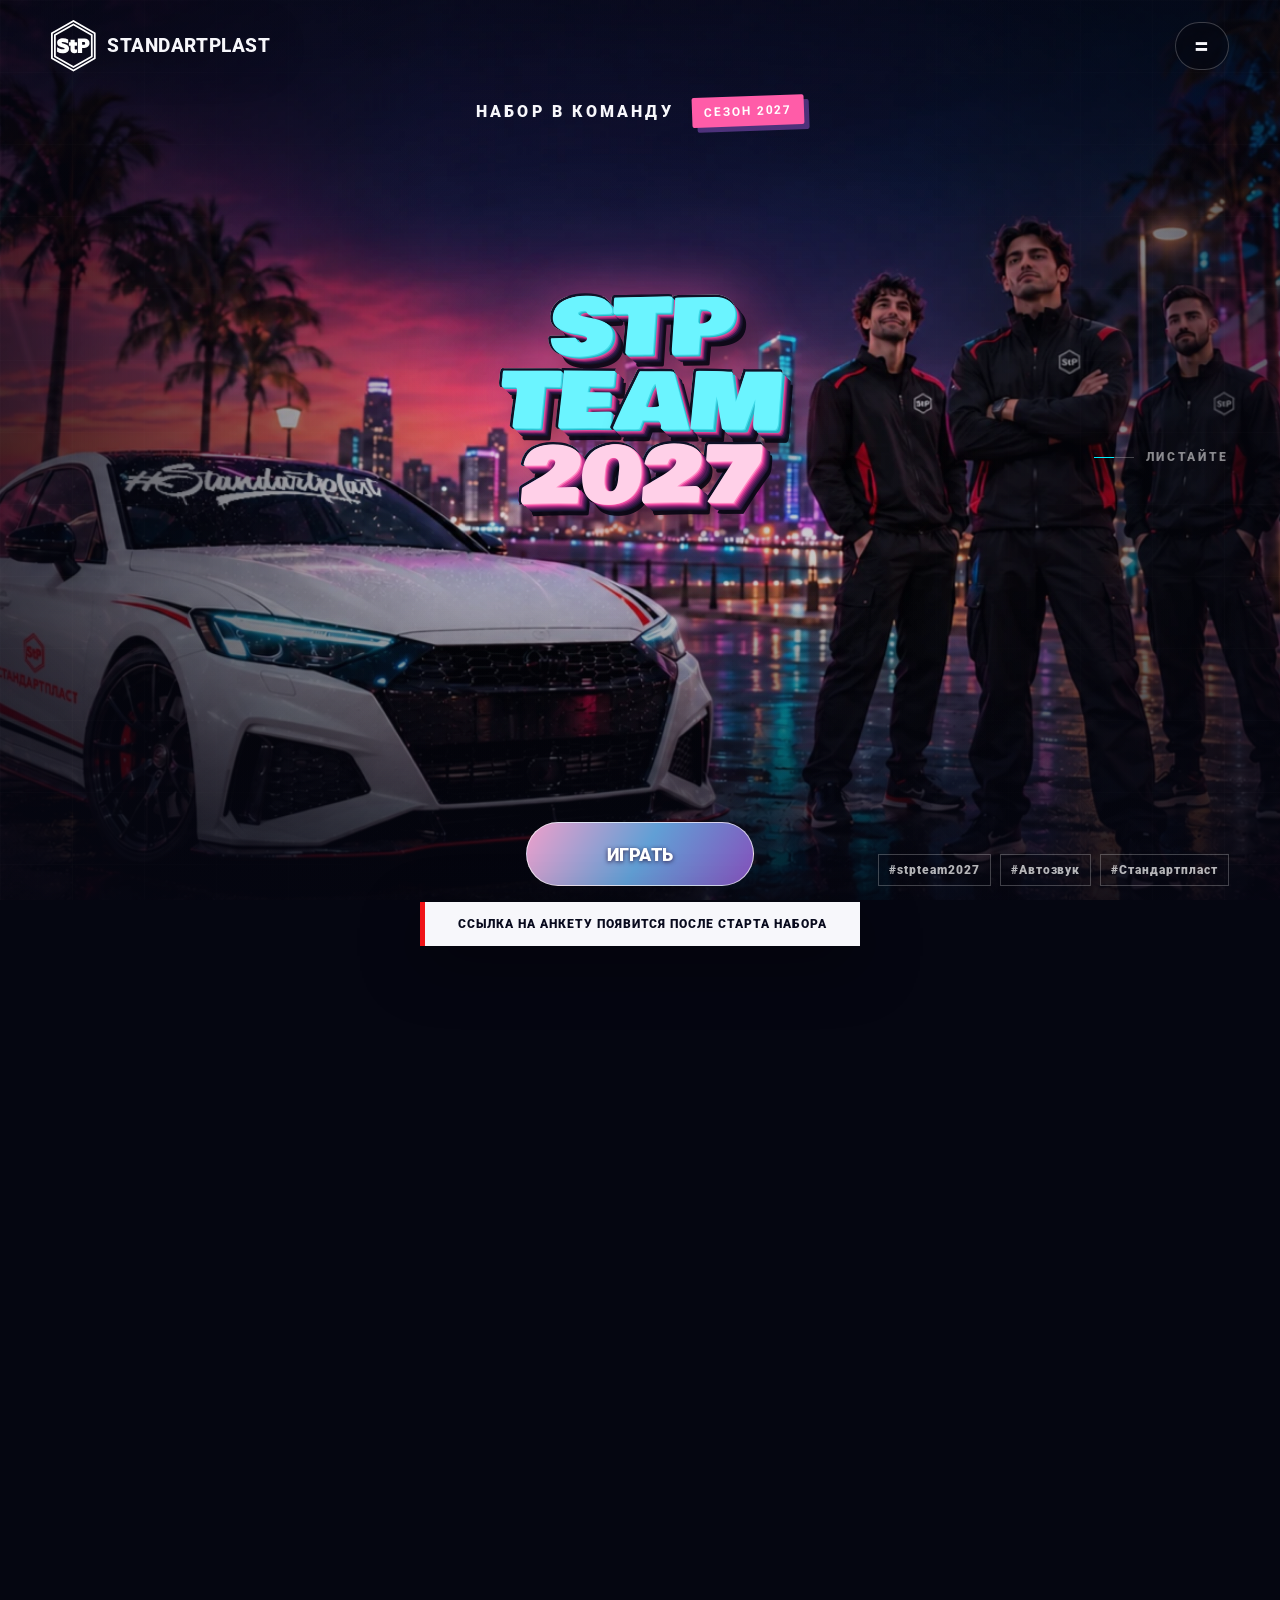
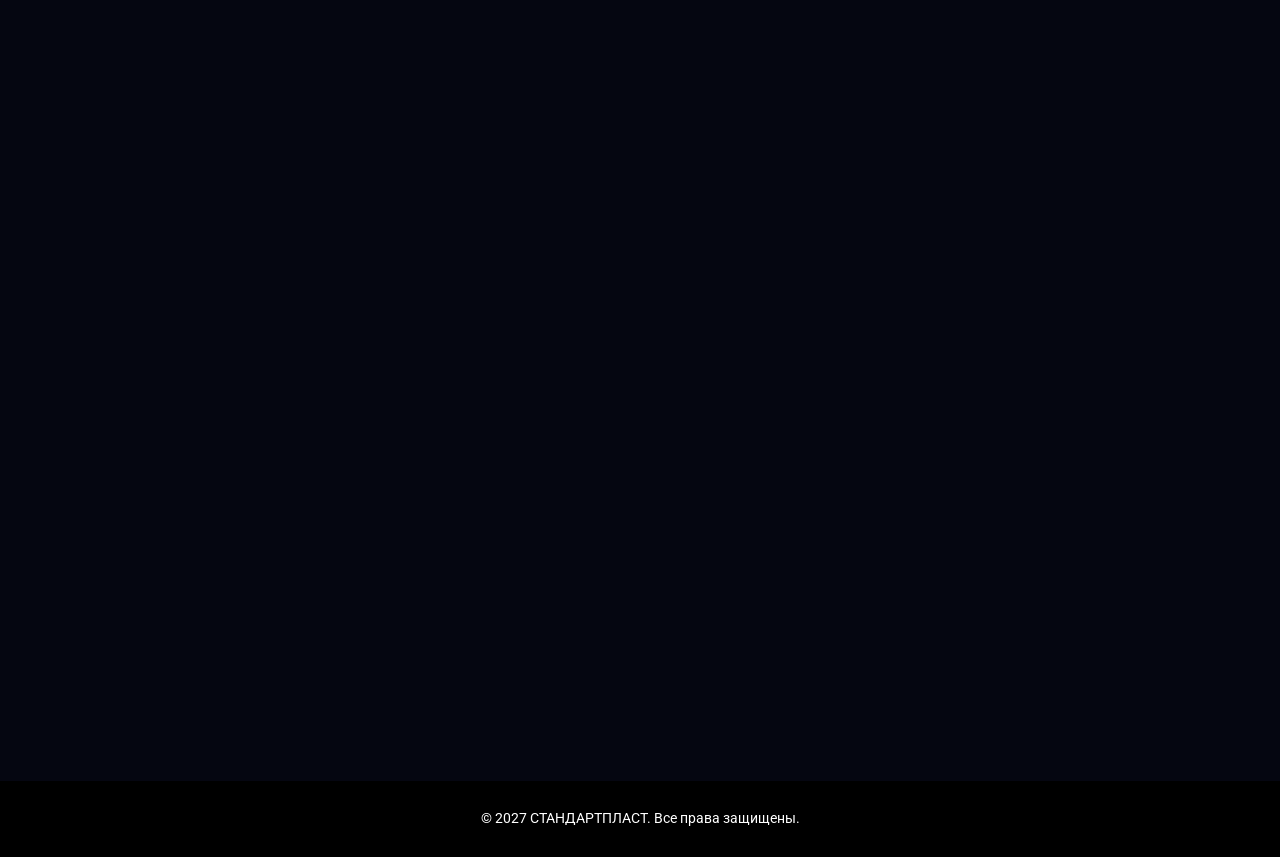
<file: index.html>
<!doctype html>
<html lang="ru">
<head>
  <meta charset="utf-8">
  <meta name="viewport" content="width=device-width, initial-scale=1, viewport-fit=cover">
  <meta name="theme-color" content="#090b1e">
  <title>STP Team 2027 — набор в команду | Стандартпласт</title>
  <meta name="description" content="Набор автозвуковых спортсменов в STP Team на сезон 2027. Уровни Beginner, Standard и Legendary, поддержка материалами StP. Приём заявок с 1 декабря 2026 года по 15 января 2027 года.">
  <meta name="robots" content="index, follow">
  <link rel="canonical" href="https://stp-russia.ru/stpteam">
  <meta property="og:type" content="website">
  <meta property="og:locale" content="ru_RU">
  <meta property="og:site_name" content="STP Team">
  <meta property="og:url" content="https://stp-russia.ru/stpteam">
  <meta property="og:title" content="STP Team 2027 — набор в команду">
  <meta property="og:description" content="Набор автозвуковых спортсменов в STP Team на сезон 2027. Три уровня участия и поддержка материалами StP.">
  <meta property="og:image" content="https://paulos99.github.io/stp-team-2027/assets/images/hero-neon-team-user-v3.webp">
  <meta property="og:image:alt" content="Команда STP Team 2027 на фоне неонового города и автомобиля Стандартпласт">
  <meta name="twitter:card" content="summary_large_image">
  <meta name="twitter:title" content="STP Team 2027 — набор в команду">
  <meta name="twitter:description" content="Набор автозвуковых спортсменов в STP Team на сезон 2027. Три уровня участия и поддержка материалами StP.">
  <meta name="twitter:image" content="https://paulos99.github.io/stp-team-2027/assets/images/hero-neon-team-user-v3.webp">
  <script type="application/ld+json">
  {
    "@context": "https://schema.org",
    "@type": "WebPage",
    "name": "STP Team 2027 — набор в команду",
    "description": "Набор автозвуковых спортсменов в STP Team на сезон 2027. Уровни Beginner, Standard и Legendary, поддержка материалами StP.",
    "url": "https://stp-russia.ru/stpteam",
    "inLanguage": "ru",
    "publisher": {
      "@type": "Organization",
      "name": "Стандартпласт"
    }
  }
  </script>
  <link rel="preload" as="image" href="assets/images/hero-neon-team-phone.webp" media="(max-width: 540px)" fetchpriority="high">
  <link rel="stylesheet" href="css/style.css">
  <script src="js/main.js?v=tour-6" defer></script>
</head>
<body>
  <a class="skip-link" href="#main">Перейти к содержимому</a>

  <div class="loader" aria-hidden="true">
    <div class="loader__pulse"><span>StP</span></div>
    <p>STP TEAM · SEASON 2027</p>
  </div>

  <header class="site-header" aria-label="Главная навигация">
    <a class="brand" href="#main" aria-label="Стандартпласт — на главную">
      <img src="assets/brand/stp-mark-white.svg" alt="">
      <span>STANDARTPLAST</span>
    </a>
    <button class="menu-toggle" type="button" aria-expanded="false" aria-controls="site-menu">
      <span class="menu-toggle__label">Открыть меню</span>
      <span class="menu-toggle__icon" aria-hidden="true">=</span>
    </button>
  </header>

  <nav class="site-menu" id="site-menu" aria-hidden="true" aria-label="Разделы сайта">
    <div class="site-menu__glow" aria-hidden="true"></div>
    <ol>
      <li><span>01</span><a href="#main">Главный экран</a></li>
      <li><span>02</span><a href="#about">О команде</a></li>
      <li><span>03</span><a href="#levels">Уровни участников</a></li>
      <li><span>04</span><a href="#join">Заполнить анкету</a></li>
      <li><span>05</span><a href="#faq">FAQ</a></li>
    </ol>
    <p>Набор в команду автозвуковых спортсменов</p>
  </nav>

  <main id="main">
    <div class="hero-scroll" data-hero-scroll>
    <section class="hero" aria-labelledby="hero-title">
      <div class="hero__scene" aria-hidden="true">
        <div class="hero__image"></div>
        <div class="hero__grade"></div>
        <div class="hero__focus-dim"></div>
        <div class="hero__grid"></div>
        <div class="hero__beam hero__beam--one"></div>
        <div class="hero__beam hero__beam--two"></div>
      </div>

      <div class="hero__eyebrow reveal reveal--one">
        <span>Набор в команду</span>
        <b>Сезон 2027</b>
      </div>

      <div class="hero__title-wrap reveal reveal--two">
        <h1 class="hero__title" id="hero-title" aria-label="STP Team 2027">
          <span class="hero__title-line hero__title-line--stp">STP</span>
          <span class="hero__title-line hero__title-line--team">TE<span class="hero__team-gap" aria-hidden="true"></span>AM</span>
          <span class="hero__title-line hero__title-line--year">2027</span>
        </h1>
      </div>

      <div class="hero__footer reveal reveal--three">
        <div class="hero__action-zone">
          <div class="countdown countdown--hero" data-countdown>
            <p class="countdown__label">До старта приёма заявок:</p>
            <div class="countdown__board">
              <span class="countdown__unit" data-unit="days"><b class="countdown__value">00</b><small>дней</small></span>
              <span class="countdown__unit" data-unit="hours"><b class="countdown__value">00</b><small>часов</small></span>
              <span class="countdown__unit" data-unit="minutes"><b class="countdown__value">00</b><small>минут</small></span>
              <span class="countdown__unit" data-unit="seconds"><b class="countdown__value">00</b><small>секунд</small></span>
            </div>
          </div>
          <button class="apply-button" type="button" data-play>Играть</button>
        </div>
        <div class="hero__meta" aria-label="Информация о сезоне">
          <span>#stpteam2027</span>
          <span>#Автозвук</span>
          <span>#Стандартпласт</span>
        </div>
      </div>

      <div class="scroll-cue reveal reveal--four" aria-hidden="true">
        <span></span><small>Листайте</small>
      </div>
    </section>
    </div>

    <section class="about" id="about" aria-labelledby="about-title">
      <div class="about__ambient" aria-hidden="true"></div>

      <div class="about__ticker" aria-hidden="true">
        <div class="about__ticker-track">
          <div class="about__ticker-group">
            <span>STP TEAM 2027</span><span>STP TEAM 2027</span><span>STP TEAM 2027</span><span>STP TEAM 2027</span>
            <span>STP TEAM 2027</span><span>STP TEAM 2027</span><span>STP TEAM 2027</span><span>STP TEAM 2027</span>
            <span>STP TEAM 2027</span><span>STP TEAM 2027</span>
          </div>
          <div class="about__ticker-group">
            <span>STP TEAM 2027</span><span>STP TEAM 2027</span><span>STP TEAM 2027</span><span>STP TEAM 2027</span>
            <span>STP TEAM 2027</span><span>STP TEAM 2027</span><span>STP TEAM 2027</span><span>STP TEAM 2027</span>
            <span>STP TEAM 2027</span><span>STP TEAM 2027</span>
          </div>
        </div>
      </div>

      <div class="about__visual" data-about-visual aria-hidden="true">
        <img class="about__photo" src="assets/images/about-neon-sound-updated.webp" alt="" width="1023" height="1299" decoding="async" loading="lazy">
        <div class="about__photo-grade"></div>
        <span class="about__frame about__frame--one"></span>
        <span class="about__frame about__frame--two"></span>
        <b class="about__visual-label">Team mode / 2027</b>
      </div>

      <div class="about__ghost" aria-hidden="true">TEAM</div>

      <div class="about__content" data-scroll-reveal>
        <div class="about__kicker"><span>02</span> О команде</div>
        <h2 class="about__title" id="about-title">
          <span>Одна команда.</span>
          <strong>Громче результат.</strong>
        </h2>
        <p class="about__copy">
          ВСТУПАЙ В STP TEAM. ЗАЯВЛЯЙ О СЕБЕ. ПОБЕЖДАЙ.
        </p>
        <div class="about__signal" aria-label="Поддержка участников команды">
          <span>Чемпионство</span><i></i>
          <span>Активность</span><i></i>
          <span>Демо-кар</span><i></i>
          <span>Жёсткость</span>
        </div>
      </div>
    </section>

    <section class="levels" id="levels" aria-labelledby="levels-title">
      <div class="levels__halo" aria-hidden="true"></div>

      <header class="levels__header" data-scroll-reveal>
        <div>
          <p class="levels__kicker"><span>03</span> Уровни участников</p>
          <h2 id="levels-title">Три уровня.<br><strong>Одна команда.</strong></h2>
        </div>
      </header>

      <div class="levels__stack">
        <article class="level level--rookie" data-scroll-reveal>
          <div class="level__number"><span>01</span></div>
          <div class="level__identity">
            <span>Старт в команде</span>
            <h3>Beginner</h3>
            <p class="level__description">Твой путь в автозвуке только начинается! За плечами пока нет призовых мест, но есть главное — азарт, амбиции и желание побеждать. Ты готов прокачивать свои навыки, набираться опыта и доказать, что способен стать настоящим чемпионом!</p>
          </div>
          <div class="level__details"><p class="level__mission">Миссия</p><ul>
            <li>Открытые социальные сети</li>
            <li>Отчёт о получении и установке материалов (публикации в соцсетях)</li>
            <li>Отчёты с соревнований (публикации в соцсетях)</li>
            <li>И другие активности</li>
          </ul><p class="level__package">Базовый набор участника</p></div>
        </article>

        <article class="level level--amateur" data-scroll-reveal>
          <div class="level__number"><span>02</span></div>
          <div class="level__identity">
            <span>Уверенный темп</span>
            <h3>Standard</h3>
            <p class="level__description">Ты уже прошёл первые испытания и знаешь вкус победы! За плечами есть опыт соревнований и призовые места, но это только начало. Ты готов прокачивать свои навыки, выходить на новые уровни и с каждым стартом приближаться к вершине рейтинга!</p>
          </div>
          <div class="level__details"><p class="level__mission">Миссия</p>
          <p class="level__mission-intro">Выполнение всех требований Beginner, а также:</p><ul>
            <li>Обзор материалов (публикация личного отзыва в соцсетях)</li>
            <li>Больше тематического контента</li>
            <li>И другие активности</li>
          </ul><p class="level__package">Улучшенный набор участника</p></div>
        </article>

        <article class="level level--pro" data-scroll-reveal>
          <div class="level__number"><span>03</span></div>
          <div class="level__identity">
            <span>Высший уровень</span>
            <h3>Legendary</h3>
            <p class="level__description">Ты уже прошёл путь от новичка до мастера своего дела! За плечами серьёзные достижения, чемпионские титулы и уверенные победы. Теперь твоя цель — удерживать лидерство, покорять новые вершины и представлять STP Team среди сильнейших!</p>
          </div>
          <div class="level__details"><p class="level__mission">Миссия</p>
          <p class="level__mission-intro">Выполнение всех требований Beginner и Standard, а также:</p><ul>
            <li>Публикации по контент-плану</li>
            <li>Экспертный контент (обзоры, демонстрации применения материалов и собственный опыт использования продукции STP)</li>
            <li>Наставничество (помощь, обмен опытом и поддержка новичков)</li>
            <li>И другие активности</li>
          </ul><p class="level__package">Эксклюзивная поддержка StP</p></div>
        </article>
      </div>

      <p class="levels__note" data-scroll-reveal>
        <span>Важно</span>
        Категорию нельзя выбрать самостоятельно. Итоговый уровень участника назначает команда STP после рассмотрения анкеты.
      </p>
    </section>

    <section id="sound-battle" aria-label="STP Sound Battle">
      <iframe id="sound-battle-frame" title="STP Sound Battle" data-src="stp-sound-battle/index.html" loading="lazy" style="display:block;width:100%;height:100svh;border:0;background:#090b1e"></iframe>
    </section>
    <section class="join" id="join" aria-labelledby="join-title">
      <div class="join__poster" aria-hidden="true">
        <img class="join__installation" src="assets/images/join-bronner-installation.webp" alt="" width="1536" height="1024" decoding="async" loading="lazy">
      </div>
      <div class="join__content">
        <h2 id="join-title">Твой проект.<br><strong>Твой сезон.</strong></h2>
        <p class="join__copy">Расскажи о своём автомобиле и планах на сезон. Команда StP рассмотрит заявку и определит уровень участия по итогам отбора.</p>
        <div class="countdown countdown--join" data-countdown>
          <p class="countdown__label">До старта приёма заявок:</p>
          <div class="countdown__board">
            <span class="countdown__unit" data-unit="days"><b class="countdown__value">00</b><small>дней</small></span>
            <span class="countdown__unit" data-unit="hours"><b class="countdown__value">00</b><small>часов</small></span>
            <span class="countdown__unit" data-unit="minutes"><b class="countdown__value">00</b><small>минут</small></span>
            <span class="countdown__unit" data-unit="seconds"><b class="countdown__value">00</b><small>секунд</small></span>
          </div>
        </div>
        <button class="apply-button" type="button" data-apply hidden>Заполнить анкету</button>
      </div>
    </section>
    <section class="faq" id="faq" aria-labelledby="faq-title">
      <div class="faq__ghost" aria-hidden="true">FAQ</div>
      <div class="faq__layout">
        <header class="faq__header" data-scroll-reveal>
          <p class="faq__kicker"><span>04</span> Частые вопросы</p>
          <h2 id="faq-title">Есть вопросы?<br><strong>Есть ответы.</strong></h2>
          <p class="faq__lead">Собрали главное о наборе, уровнях, поддержке и правилах участия в STP Team 2027.</p>
        </header>

        <div class="faq__list" data-scroll-reveal>
          <article class="faq__item is-open">
            <h3>
              <button class="faq__question" type="button" aria-expanded="true" aria-controls="faq-answer-1">
                <span class="faq__number">01</span>
                <span>Кто может вступить в STP Team 2027?</span>
                <i aria-hidden="true"></i>
              </button>
            </h3>
            <div class="faq__answer" id="faq-answer-1">
              <div><p>Автозвуковые спортсмены и владельцы развивающихся проектов — как опытные участники, так и новички. Важны готовность выступать на нескольких этапах крупных федеральных соревнований, вести открытые социальные сети и регулярно предоставлять отчёты по результатам.</p></div>
            </div>
          </article>

          <article class="faq__item">
            <h3>
              <button class="faq__question" type="button" aria-expanded="false" aria-controls="faq-answer-2">
                <span class="faq__number">02</span>
                <span>Можно ли вступить в команду без опыта соревнований?</span>
                <i aria-hidden="true"></i>
              </button>
            </h3>
            <div class="faq__answer" id="faq-answer-2">
              <div><p>Да. Мы открыты для новичков, которые только начинают свой путь в автозвуке. При отборе мы учитываем не только соревновательный опыт, но и перспективность проекта, активность в социальных сетях, готовность развиваться и добиваться результатов. Главное — интерес к автозвуку, амбиции и желание расти вместе с STP Team!</p></div>
            </div>
          </article>

          <article class="faq__item">
            <h3>
              <button class="faq__question" type="button" aria-expanded="false" aria-controls="faq-answer-3">
                <span class="faq__number">03</span>
                <span>Как определяется уровень участника?</span>
                <i aria-hidden="true"></i>
              </button>
            </h3>
            <div class="faq__answer" id="faq-answer-3">
              <div><p>Уровень назначают организаторы после рассмотрения заявки. Учитываются соревновательный опыт и достижения, потенциал и перспективность проекта, а также готовность участника регулярно создавать качественный контент. Итоговый уровень присваивается организаторами с учётом совокупности этих критериев.</p></div>
            </div>
          </article>

          <article class="faq__item">
            <h3>
              <button class="faq__question" type="button" aria-expanded="false" aria-controls="faq-answer-4">
                <span class="faq__number">04</span>
                <span>Какую поддержку получают участники?</span>
                <i aria-hidden="true"></i>
              </button>
            </h3>
            <div class="faq__answer" id="faq-answer-4">
              <div><p>Объём поддержки зависит от уровня участника, присвоенного организаторами по итогам отбора. Программа предусматривает предоставление материалов StP, фирменного мерча, брендирование автомобиля, доступ к обучающим материалам, помощь наставников для новичков и медиаподдержку от бренда. Дополнительные возможности согласовываются индивидуально и не являются гарантированными.</p></div>
            </div>
          </article>

          <article class="faq__item">
            <h3>
              <button class="faq__question" type="button" aria-expanded="false" aria-controls="faq-answer-5">
                <span class="faq__number">05</span>
                <span>Можно ли вступить, если уже состоишь в другой автозвуковой команде?</span>
                <i aria-hidden="true"></i>
              </button>
            </h3>
            <div class="faq__answer" id="faq-answer-5">
              <div><p>Укажите действующее участие в другой команде в заявке. Возможность совмещения рассматривается индивидуально: правила, обязательства и брендирование команд не должны конфликтовать между собой.</p></div>
            </div>
          </article>

          <article class="faq__item">
            <h3>
              <button class="faq__question" type="button" aria-expanded="false" aria-controls="faq-answer-6">
                <span class="faq__number">06</span>
                <span>Обязательно ли использовать материалы StP до вступления в команду?</span>
                <i aria-hidden="true"></i>
              </button>
            </h3>
            <div class="faq__answer" id="faq-answer-6">
              <div><p>Нет, наличие материалов StP до вступления в команду не является обязательным условием. Однако после присоединения к STP Team необходимо обеспечить эксклюзивное представление бренда StP: удалить с демо-кара все упоминания, логотипы и другие обозначения сторонних брендов шумоизоляции.</p></div>
            </div>
          </article>

          <article class="faq__item">
            <h3>
              <button class="faq__question" type="button" aria-expanded="false" aria-controls="faq-answer-7">
                <span class="faq__number">07</span>
                <span>Какие обязательства есть у участников команды?</span>
                <i aria-hidden="true"></i>
              </button>
            </h3>
            <div class="faq__answer" id="faq-answer-7">
              <div><p>Каждый участник STP Team подписывает договор с компанией, в котором фиксируются условия сотрудничества и обязательства сторон. В их числе: участие в крупных соревнованиях, освещение в социальных сетях получения и установки материалов StP, а также регулярное предоставление фото- и видеоотчётов по итогам посещения мероприятий. Количество и объём контента, как и другие обязательства, зависят от уровня участника и прописываются в договоре.</p></div>
            </div>
          </article>

          <article class="faq__item">
            <h3>
              <button class="faq__question" type="button" aria-expanded="false" aria-controls="faq-answer-8">
                <span class="faq__number">08</span>
                <span>Сколько у меня времени для заполнения анкеты?</span>
                <i aria-hidden="true"></i>
              </button>
            </h3>
            <div class="faq__answer" id="faq-answer-8">
              <div><p>Приём заявок осуществляется до 15 января 2027 года.</p></div>
            </div>
          </article>

          <article class="faq__item">
            <h3>
              <button class="faq__question" type="button" aria-expanded="false" aria-controls="faq-answer-9">
                <span class="faq__number">09</span>
                <span>Как и когда я узнаю результаты отбора?</span>
                <i aria-hidden="true"></i>
              </button>
            </h3>
            <div class="faq__answer" id="faq-answer-9">
              <div><p>Результаты сообщат организаторы после завершения приёма и рассмотрения заявок по контактам, указанным в анкете. По плану программы отбор основного состава завершится 1 февраля 2027 года.</p></div>
            </div>
          </article>

          <article class="faq__item">
            <h3>
              <button class="faq__question" type="button" aria-expanded="false" aria-controls="faq-answer-10">
                <span class="faq__number">10</span>
                <span>Как сообщаются результаты отбора в STP Team?</span>
                <i aria-hidden="true"></i>
              </button>
            </h3>
            <div class="faq__answer" id="faq-answer-10">
              <div><p>После рассмотрения заявок организаторы связываются в личных сообщениях в социальной сети VK только с кандидатами, прошедшими отбор. Если вы не получили обратную связь, значит, на данном этапе ваша заявка не прошла отбор. К сожалению, мы не можем предоставить индивидуальные комментарии по каждой заявке.</p></div>
            </div>
          </article>
        </div>
      </div>
    </section>
  </main>

  <footer class="site-footer">
    <p>© 2027 СТАНДАРТПЛАСТ. Все права защищены.</p>
  </footer>

  <div class="status-toast" role="status" aria-live="polite" aria-atomic="true">
    Ссылка на анкету появится после старта набора
  </div>
</body>
</html>
</file>
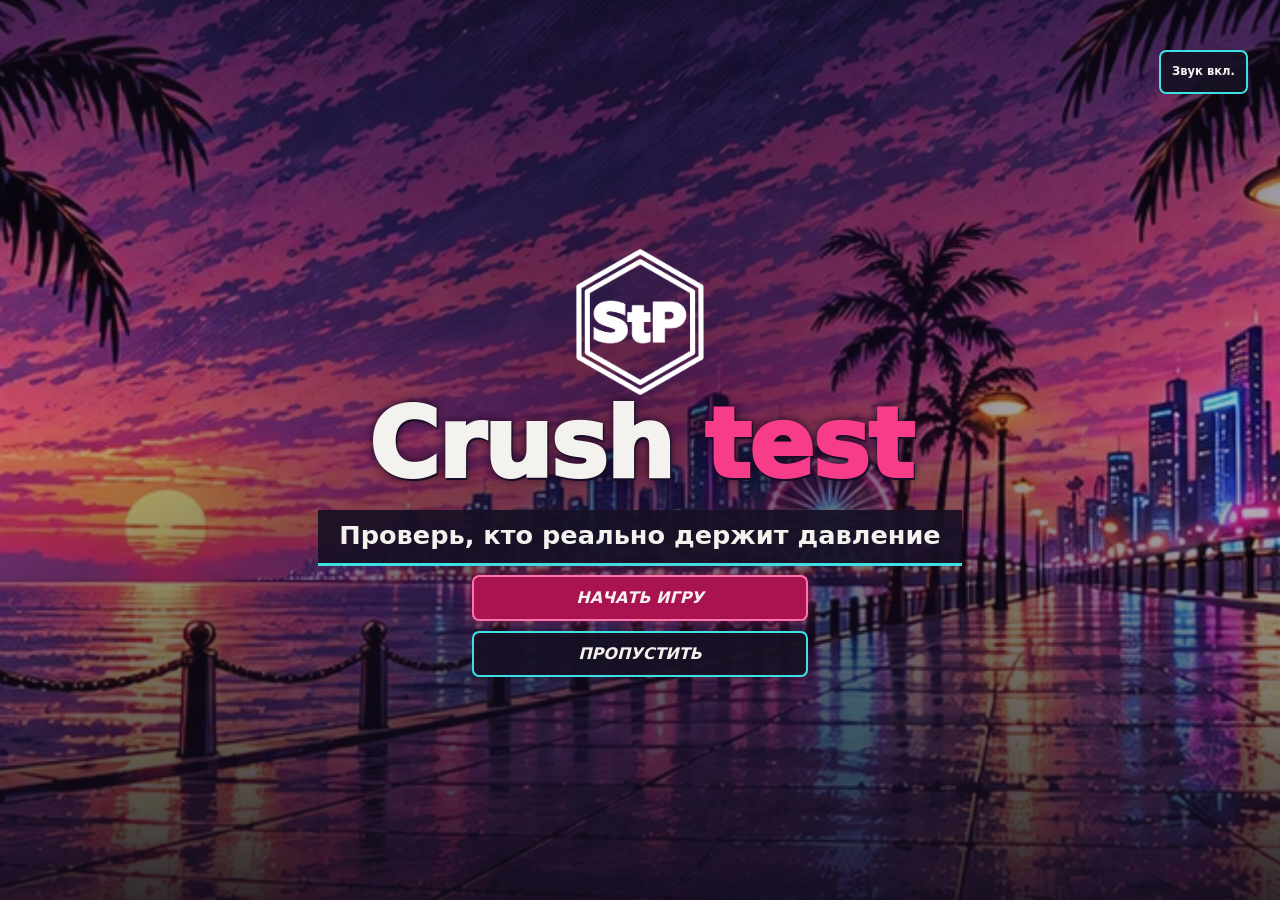
<file: stp-sound-battle/index.html>
<!doctype html>
<html lang="ru">
<head>
<meta charset="utf-8">
<meta name="viewport" content="width=device-width, initial-scale=1">
<meta name="robots" content="noindex, nofollow">
<title>STP — Crush test</title>
<link rel="stylesheet" href="css/game.css?v=pulse-1">
<script defer src="js/config.js"></script>
<script defer src="js/audio.js"></script>
<script defer src="js/game.js"></script>
</head>
<body>
<main class="game" data-state="start" aria-label="STP — Crush test">
  <div class="scene" aria-hidden="true">
    <div class="city"></div><div class="city wide"></div><div class="city garage"></div><div class="city arena"></div>
    <div class="grade"></div>
    <div class="car">
      <img class="closed" src="assets/cars/closed.webp" alt="">
      <img class="opened" src="assets/cars/customer-open-car.webp" alt="">
    </div>
    <div class="hero">
      <div class="shadow"></div>
      <img src="assets/characters/walk-a.webp" data-pose="left" alt="">
      <img src="assets/characters/walk-b.webp" data-pose="right" alt="">
      <img src="assets/characters/neutral.webp" data-pose="neutral" alt="">
      <img src="assets/characters/arms-crossed.webp" data-pose="ready" alt="">
      <img src="assets/characters/turn-step.webp" data-pose="turn" alt="">
      <img src="assets/characters/victory.webp" data-pose="victory" alt="">
      <img src="assets/characters/defeat.webp" data-pose="defeat" alt="">
    </div>
    <canvas class="effects"></canvas>
    <img class="ash" src="assets/effects/ash-pile.webp" alt="">
    <img class="trophy" src="assets/effects/trophy.webp" alt="">
    <div class="impact"></div>
  </div>

  <button class="sound-toggle" id="sound-toggle" type="button" aria-pressed="true" aria-label="Выключить звук">Звук вкл.</button>

  <section class="start screen" aria-labelledby="title">
    <h1 id="title"><img class="brand-logo" src="assets/ui/stp-logo-white.webp" alt="STP"><span class="title">Crush <em>test</em></span></h1>
    <p class="tagline">Проверь, кто реально держит давление</p>
    <div class="actions">
      <button class="primary" id="play">Начать игру</button>
      <button id="skip">Пропустить</button>
    </div>
  </section>

  <section class="choice" hidden aria-labelledby="choice-title">
    <p class="kicker">Подготовка к замеру</p>
    <h2 id="choice-title" tabindex="-1">Выбери виброизоляцию</h2>
    <button class="material" data-material="other">
      <img src="assets/effects/neutral-sheet.webp" alt="">Другая виброизоляция
    </button>
    <button class="material" data-material="stp">
      <img src="assets/effects/bronner-photo.webp" alt="">StP Bronner SPL Extreme
    </button>
  </section>

  <aside class="workbench" hidden aria-label="Комиксный крупный план подготовки двери">
    <p class="kicker">ПЕРЕДНЯЯ ДВЕРЬ / ПОДГОТОВКА</p>
    <div class="door-detail" aria-hidden="true">
      <img src="assets/ui/door-metal.svg" alt="">
      <img class="install-sheet" alt="">
      <div class="roller"></div>
    </div>
    <strong id="material-name"></strong>
    <small>Игровая схема обработки</small>
  </aside>

  <div class="meter" hidden>
    <strong>ЗАМЕР ЗВУКОВОГО ДАВЛЕНИЯ</strong>
    <div class="meter-reading" aria-hidden="true"><span id="meter-value">0</span> <span class="meter-unit">дБ</span></div>
    <div class="meter-track" role="progressbar" aria-label="Игровой уровень звукового давления" aria-valuemin="0" aria-valuemax="161" aria-valuenow="0" aria-valuetext="0 дБ — игровой показатель"></div>
    <small>Игровой показатель</small>
  </div>

  <section class="outro screen" hidden aria-labelledby="outro-title">
    <p class="kicker" id="outro-label"></p>
    <h2 id="outro-title" tabindex="-1"></h2>
    <p id="outro-copy"></p>
    <div class="actions">
      <button class="primary" id="apply">Подать заявку</button>
      <button id="replay">Сыграть ещё раз</button>
    </div>
    <p id="apply-note" role="status" hidden></p>
  </section>

  <div class="progress" aria-hidden="true"><span></span></div>
  <p class="sr-only" id="status" role="status"></p>
</main>
</body>
</html>
</file>
<file: css/style.css>
@font-face {
  font-family: "STP Text";
  src: url("../assets/fonts/roboto-variable.ttf") format("truetype");
  font-style: normal;
  font-weight: 100 900;
  font-display: swap;
}

@font-face {
  font-family: "STP Display";
  src: url("../assets/fonts/bowlby-one-sc.ttf") format("truetype");
  font-style: normal;
  font-weight: 400;
  font-display: swap;
}

:root {
  --night: #090b1e;
  --night-deep: #050611;
  --pink: #ff5ca8;
  --cyan: #00f0ff;
  --purple: #bc6cff;
  --peach: #ffb86b;
  --stp-red: #f01418;
  --white: #f7f7fb;
  --header-h: 92px;
  --mx: 0;
  --my: 0;
  --hero-progress: 0;
  --hero-scene-scale: 1;
  --hero-scene-opacity: 1;
  --hero-scene-radius: 0px;
  --hero-ui-opacity: 1;
  --hero-title-opacity: 1;
  --hero-title-scale: 1;
}

* { box-sizing: border-box; }

html { min-width: 280px; background: var(--night-deep); scroll-behavior: smooth; -webkit-text-size-adjust: 100%; text-size-adjust: 100%; }

body {
  margin: 0;
  color: var(--white);
  background: var(--night-deep);
  font-family: "STP Text", Arial, sans-serif;
  overflow-x: clip;
}

body.menu-open { overflow: hidden; }

button, a { font: inherit; }
button { color: inherit; }

.skip-link {
  position: fixed;
  z-index: 100;
  left: 16px;
  top: 12px;
  transform: translateY(-160%);
  padding: 12px 16px;
  color: #080916;
  background: var(--white);
  border-radius: 999px;
}

.skip-link:focus { transform: translateY(0); }

.loader {
  position: fixed;
  z-index: 90;
  inset: 0;
  display: grid;
  place-content: center;
  justify-items: center;
  gap: 24px;
  background:
    radial-gradient(circle at 50% 48%, rgba(188,108,255,.18), transparent 22%),
    var(--night-deep);
  transition: opacity .65s ease, visibility .65s ease;
}

.is-ready .loader { opacity: 0; visibility: hidden; }

.loader p {
  margin: 0;
  color: rgba(255,255,255,.55);
  font-size: 12px;
  font-weight: 800;
  letter-spacing: .32em;
}

.loader__pulse {
  position: relative;
  width: 76px;
  aspect-ratio: 1;
  display: grid;
  place-items: center;
  font-size: 21px;
  font-weight: 900;
  letter-spacing: -.08em;
  background: rgba(240,20,24,.12);
  clip-path: polygon(25% 7%,75% 7%,100% 50%,75% 93%,25% 93%,0 50%);
  animation: loader-pulse 1.1s ease-in-out infinite alternate;
}

.loader__pulse::before,
.loader__pulse::after {
  content: "";
  position: absolute;
  inset: 4px;
  border: 2px solid var(--stp-red);
  clip-path: inherit;
}

.loader__pulse::after {
  inset: -15px;
  border-color: rgba(0,240,255,.35);
  animation: loader-ring 1.1s ease-out infinite;
}

@keyframes loader-pulse { to { filter: drop-shadow(0 0 22px var(--pink)); transform: scale(1.08); } }
@keyframes loader-ring { to { inset: -34px; opacity: 0; } }

.site-header {
  position: fixed;
  z-index: 50;
  top: 0;
  left: 0;
  width: 100%;
  height: var(--header-h);
  display: flex;
  align-items: center;
  justify-content: space-between;
  padding: 0 max(clamp(22px, 4vw, 68px), env(safe-area-inset-right)) 0 max(clamp(22px, 4vw, 68px), env(safe-area-inset-left));
  pointer-events: none;
}

.brand, .menu-toggle { pointer-events: auto; }
.brand {
  display: flex;
  align-items: center;
  gap: 11px;
  color: var(--white);
  text-decoration: none;
  filter: drop-shadow(0 4px 24px rgba(0,0,0,.35));
}
.brand img { display: block; width: 45px; height: 52px; }
.brand span { font-family: "STP Text", Arial, sans-serif; font-size: clamp(16px, 1.45vw, 23px); font-weight: 800; letter-spacing: .025em; }
.site-header.is-scrolled .brand span { display: none; }

.menu-toggle {
  width: 54px;
  height: 48px;
  display: flex;
  align-items: center;
  justify-content: center;
  gap: 16px;
  border: 1px solid rgba(255,255,255,.22);
  border-radius: 999px;
  background: rgba(6,7,18,.48);
  backdrop-filter: blur(18px);
  cursor: pointer;
  transition: border-color .25s ease, background .25s ease;
}

.menu-toggle:hover,
.menu-toggle:focus-visible { border-color: var(--cyan); background: rgba(9,11,30,.78); }
.menu-toggle:focus-visible, .apply-button:focus-visible, .menu-apply:focus-visible { outline: 3px solid var(--cyan); outline-offset: 4px; }

.menu-toggle__label { position:absolute; width:1px; height:1px; overflow:hidden; clip:rect(0 0 0 0); white-space:nowrap; }
.menu-toggle__icon { font-size:26px; font-weight:700; line-height:1; letter-spacing:-.12em; transform:translateX(-2px); }
.menu-open .menu-toggle__icon { transform:rotate(90deg); }

.site-menu {
  position: fixed;
  z-index: 40;
  inset: env(safe-area-inset-top) env(safe-area-inset-right) env(safe-area-inset-bottom) auto;
  width: min(520px, 100%);
  display: flex;
  flex-direction: column;
  justify-content: center;
  padding: max(96px, calc(64px + env(safe-area-inset-top))) max(24px, calc(clamp(28px, 5vw, 78px) + env(safe-area-inset-right))) max(32px, calc(24px + env(safe-area-inset-bottom))) max(24px, calc(clamp(28px, 5vw, 78px) + env(safe-area-inset-left)));
  background: rgba(7,8,23,.96);
  backdrop-filter: blur(26px);
  border-left: 1px solid rgba(255,255,255,.1);
  transform: translateX(102%);
  transition: transform .65s cubic-bezier(.22,.88,.25,1);
}

.menu-open .site-menu { transform: translateX(0); }
.site-menu__glow { position: absolute; inset: 18% -24% auto auto; width: 420px; aspect-ratio: 1; border-radius: 50%; background: var(--purple); opacity: .16; filter: blur(100px); pointer-events: none; }
.site-menu ol { position: relative; margin: 0 0 54px; padding: 0; list-style: none; }
.site-menu li { display: grid; grid-template-columns: 42px 1fr; gap: 12px; align-items: center; padding: 22px 0; border-bottom: 1px solid rgba(255,255,255,.13); }
.site-menu li > span:first-child { color: var(--pink); font-size: 12px; font-weight: 900; }
.site-menu a, .site-menu li > span:last-child { color: inherit; font-size: clamp(25px, 4vw, 42px); font-weight: 900; text-decoration: none; text-transform: uppercase; letter-spacing: -.035em; }
.site-menu a[aria-current="location"] { color: var(--cyan); }
.site-menu .is-muted { color: rgba(255,255,255,.28); }
.site-menu .is-muted span:last-child { font-size: clamp(17px, 2.4vw, 25px); }
.menu-apply { width: 100%; padding: 20px 24px; display: flex; justify-content: space-between; border: 0; border-radius: 5px; background: var(--stp-red); font-size: 14px; font-weight: 900; text-transform: uppercase; letter-spacing: .12em; cursor: pointer; }
.site-menu > p { margin: auto 0 0; color: rgba(255,255,255,.42); font-size: 12px; letter-spacing: .18em; text-transform: uppercase; }

.hero-scroll {
  position: relative;
  z-index: 1;
  height: 220svh;
  background: var(--night-deep);
}

.hero {
  position: relative;
  position: sticky;
  top: 0;
  isolation: isolate;
  height: 100svh;
  min-height: 0;
  overflow: hidden;
  display: grid;
  grid-template-rows: var(--header-h) 1fr auto;
  padding: 0 clamp(22px, 4vw, 68px) clamp(26px, 4vw, 56px);
  background: var(--night);
}

.hero__scene, .hero__scene > div { position: absolute; inset: 0; }
.hero__scene {
  z-index: -2;
  overflow: hidden;
  background: var(--night);
  border-radius: var(--hero-scene-radius);
  opacity: var(--hero-scene-opacity);
  transform: scale(var(--hero-scene-scale));
  transform-origin: center;
  box-shadow: 0 0 0 1px rgba(255,255,255,.08), 0 36px 90px rgba(0,0,0,.62);
  will-change: transform, opacity, border-radius;
}

.hero__image {
  inset: -4% !important;
  background-color: var(--night);
  background-position: center 58%;
  background-size: cover;
  transform: translate3d(calc(var(--mx) * -12px), calc(var(--my) * -8px), 0) scale(1.06);
  transition: filter .7s ease, transform .18s linear;
  animation: scene-breathe 12s ease-in-out infinite alternate;
}

@keyframes scene-breathe { to { scale: 1.09; } }

@media (min-width: 1281px), (min-width: 901px) and (orientation: landscape) {
  .hero__image { background-image: url("../assets/images/hero-neon-team-user-v3.webp"); }
}

.hero__grade {
  background:
    linear-gradient(90deg, rgba(5,6,17,.66) 0%, rgba(5,6,17,.1) 34%, rgba(5,6,17,.12) 72%, rgba(5,6,17,.52) 100%),
    linear-gradient(180deg, rgba(5,6,17,.45) 0%, transparent 26%, transparent 65%, rgba(5,6,17,.86) 100%),
    radial-gradient(circle at 49% 43%, transparent 0 12%, rgba(8,9,24,.15) 36%, rgba(5,6,17,.3) 100%);
}

.hero__focus-dim {
  background: rgba(2,3,12,.68);
  opacity: 0;
  transition: opacity .55s ease;
}

.hero.is-focused .hero__focus-dim { opacity: 1; }
.hero.is-focused .hero__image { filter: saturate(.55) brightness(.76); }

.hero__grid {
  opacity: .18;
  background-image:
    linear-gradient(rgba(255,255,255,.08) 1px, transparent 1px),
    linear-gradient(90deg, rgba(255,255,255,.08) 1px, transparent 1px);
  background-size: 72px 72px;
  mask-image: linear-gradient(90deg, black, transparent 38%, transparent 62%, black);
}

.hero__beam { pointer-events: none; filter: blur(2px); opacity: .26; mix-blend-mode: screen; }
.hero__beam--one { width: 1px; height: 48vh; left: 28%; top: 4%; background: linear-gradient(transparent, var(--cyan), transparent); transform: rotate(28deg); }
.hero__beam--two { width: 1px; height: 60vh; left: 76%; top: 10%; background: linear-gradient(transparent, var(--pink), transparent); transform: rotate(-18deg); }

.hero__eyebrow {
  grid-row: 2;
  z-index: 6;
  align-self: start;
  justify-self: center;
  margin-top: clamp(22px, 6vh, 76px);
  display: flex;
  align-items: center;
  gap: 18px;
  text-transform: uppercase;
}

.hero__eyebrow span { font-size: clamp(15px, 1.25vw, 20px); font-weight: 900; letter-spacing: .2em; }
.hero__eyebrow b { padding: 8px 12px; color: #fff; background: var(--pink); border-radius: 2px; box-shadow: 5px 5px 0 rgba(188,108,255,.38); font-size: 12px; letter-spacing: .16em; transform: rotate(-2deg); }

.hero__title-wrap {
  position: absolute;
  z-index: 3;
  top: 51%;
  left: 50%;
  width: min(57vw, 820px);
  transform: translate(-50%, -50%) translate3d(calc(var(--mx) * 7px), calc(var(--my) * 5px), 0);
  pointer-events: none;
}

.hero__title {
  position: relative;
  z-index: 2;
  margin: 0;
  display: flex;
  flex-direction: column;
  align-items: center;
  gap: clamp(7px, .8vw, 14px);
  font-family: "STP Display", "Arial Black", sans-serif;
  font-weight: 400;
  line-height: .8;
  text-align: center;
  letter-spacing: -.045em;
  filter: drop-shadow(0 0 25px rgba(255,92,168,.45));
}

.hero__title-line {
  position: relative;
  display: block;
  padding: .03em .12em .1em;
  color: transparent;
  background: linear-gradient(180deg, #fff 0%, #f7f7fb 46%, #c9cedd 74%, #858ca2 100%);
  -webkit-background-clip: text;
  background-clip: text;
  -webkit-text-stroke: clamp(2px, .22vw, 4px) #101329;
  paint-order: stroke fill;
  text-shadow:
    1px 1px 0 #6bf4ff,
    2px 2px 0 #42dbe9,
    3px 3px 0 #25b7c8,
    4px 4px 0 #db4d99,
    5px 5px 0 #b83280,
    6px 6px 0 #8a2468,
    7px 7px 0 #391b4e,
    8px 8px 0 #261738,
    9px 9px 0 #151329,
    11px 13px 0 rgba(5,6,17,.88),
    16px 21px 28px rgba(0,0,0,.48);
}

.hero__title-line--stp { font-size: clamp(76px, 9.4vw, 152px); transform: skewX(-5deg) scaleX(1.14) rotate(-1deg); }
.hero__title-line--team { font-size: clamp(72px, 8.9vw, 144px); transform: skewX(-5deg) scaleX(1.16) rotate(.6deg); }
.hero__team-gap { display: inline-block; width: .055em; }
.hero__title-line--year {
  font-size: clamp(79px, 9.7vw, 157px);
  color: transparent;
  background: linear-gradient(180deg, #e9ffff 0%, var(--cyan) 28%, #69aaf6 48%, var(--purple) 67%, var(--pink) 86%, var(--peach) 100%);
  -webkit-background-clip: text;
  background-clip: text;
  text-shadow:
    1px 1px 0 #ffd0e8,
    2px 2px 0 #ff8cc4,
    3px 3px 0 #ef4ca2,
    4px 4px 0 #c2358d,
    5px 5px 0 #912774,
    6px 6px 0 #681f61,
    7px 7px 0 #461a50,
    8px 8px 0 #2e173f,
    9px 9px 0 #17142c,
    11px 13px 0 rgba(5,6,17,.9),
    16px 21px 28px rgba(0,0,0,.5);
  transform: skewX(-5deg) scaleX(1.12) rotate(-.5deg);
}

.hero__footer {
  grid-row: 3;
  z-index: 5;
  display: grid;
  grid-template-columns: 1fr auto 1fr;
  align-items: end;
  gap: 28px;
}

.hero__slogan { margin: 0; font-size: clamp(17px, 1.6vw, 25px); font-weight: 900; line-height: 1.02; text-transform: uppercase; letter-spacing: -.025em; }
.hero__slogan::before { content: ""; display: block; width: 32px; height: 4px; margin-bottom: 12px; background: var(--stp-red); }

.hero__action-zone { display: grid; justify-items: center; }

.apply-button {
  position: relative;
  min-width: 228px;
  min-height: 64px;
  display: flex;
  align-items: center;
  justify-content: center;
  padding: 0 25px;
  overflow: visible;
  border: 1px solid rgba(255,255,255,.7);
  border-radius: 999px;
  background: rgba(7,8,23,.62);
  backdrop-filter: blur(18px);
  font-size: 13px;
  font-weight: 900;
  letter-spacing: .14em;
  text-transform: uppercase;
  cursor: pointer;
  transition: transform .35s cubic-bezier(.2,.9,.2,1), background .3s ease, color .3s ease;
}

.apply-button:hover, .apply-button:focus-visible { color: #070818; background: var(--white); transform: translateY(-5px) scale(1.035); }

.hero__meta { justify-self: end; display: grid; grid-auto-flow: column; gap: 9px; }
.hero__meta span { padding: 8px 10px; border: 1px solid rgba(255,255,255,.24); color: rgba(255,255,255,.7); font-size: 12px; font-weight: 900; letter-spacing: .18em; text-transform: uppercase; }

.scroll-cue { position: absolute; z-index: 4; right: clamp(22px, 4vw, 68px); top: 50%; display: flex; align-items: center; gap: 12px; transform: rotate(90deg) translateX(50%); transform-origin: right center; }
.scroll-cue span { display: block; width: 40px; height: 1px; overflow: hidden; background: rgba(255,255,255,.24); }
.scroll-cue span::after { content: ""; display: block; width: 50%; height: 100%; background: var(--cyan); animation: scroll-line 1.8s ease-in-out infinite; }
.scroll-cue small { color: rgba(255,255,255,.52); font-size: 12px; font-weight: 900; letter-spacing: .22em; text-transform: uppercase; }
@keyframes scroll-line { from { transform: translateX(-110%); } to { transform: translateX(210%); } }

.about {
  position: relative;
  z-index: 4;
  isolation: isolate;
  min-height: 100svh;
  display: grid;
  align-items: center;
  overflow: hidden;
  padding: clamp(110px, 10vw, 180px) clamp(22px, 6vw, 110px) clamp(90px, 8vw, 140px);
  color: var(--white);
  background:
    radial-gradient(circle at 73% 42%, rgba(188,108,255,.22), transparent 34%),
    linear-gradient(135deg, #07091a 0%, #0b0c25 48%, #160c2e 100%);
  margin-top: -35svh;
  clip-path: polygon(0 4%, 100% 0, 100% 100%, 0 100%);
  box-shadow: 0 -36px 90px rgba(5,6,17,.72);
}

.about::before {
  content: "";
  position: absolute;
  z-index: -1;
  inset: 0;
  opacity: .16;
  background-image:
    linear-gradient(rgba(255,255,255,.12) 1px, transparent 1px),
    linear-gradient(90deg, rgba(255,255,255,.12) 1px, transparent 1px);
  background-size: 76px 76px;
  mask-image: linear-gradient(90deg, black, transparent 48%);
}

.about__ambient {
  position: absolute;
  z-index: -1;
  width: 46vw;
  aspect-ratio: 1;
  left: -18vw;
  bottom: -22vw;
  border-radius: 50%;
  background: var(--cyan);
  opacity: .08;
  filter: blur(110px);
}

.about__visual {
  --about-shift: 0;
  position: absolute;
  z-index: 0;
  top: 10%;
  right: -2%;
  width: min(48vw, 860px);
  height: 78%;
  overflow: visible;
  transform: translateY(calc(var(--about-shift) * -24px)) rotate(1.2deg);
  clip-path: none;
  filter: drop-shadow(-32px 38px 44px rgba(0,0,0,.48));
  will-change: transform;
}

.about__photo,
.about__photo-grade { position: absolute; inset: 0; }
.about__photo {
  display: block;
  width: 100%;
  height: 100%;
  object-fit: contain;
  object-position: center top;
  transform: scale(1) translate3d(0, calc(var(--about-shift) * 18px), 0);
  filter: saturate(1.08) contrast(1.04);
}
.about__photo-grade {
  background:
    linear-gradient(90deg, rgba(7,9,26,.82), transparent 32%),
    linear-gradient(180deg, rgba(0,240,255,.12), transparent 38%, rgba(255,92,168,.22));
  mix-blend-mode: screen;
}

.about__frame { position: absolute; z-index: 2; pointer-events: none; }
.about__frame--one { inset: 3% 3% 3% 3%; border: 1px solid rgba(0,240,255,.65); clip-path: inherit; }
.about__frame--two { width: 42%; height: 5px; left: 1%; bottom: 4%; background: var(--pink); box-shadow: 14px 11px 0 var(--cyan); transform: rotate(-3deg); }
.about__visual-label { position: absolute; z-index: 3; right: 6%; top: 7%; padding: 9px 11px; color: #08091a; background: var(--cyan); font-size: 12px; letter-spacing: .15em; text-transform: uppercase; transform: rotate(2deg); }

.about__ghost {
  position: absolute;
  z-index: 0;
  left: -1vw;
  bottom: -4vw;
  color: transparent;
  -webkit-text-stroke: 2px rgba(255,255,255,.07);
  font-family: "STP Display", "Arial Black", sans-serif;
  font-size: clamp(180px, 29vw, 560px);
  line-height: .7;
  letter-spacing: -.08em;
  pointer-events: none;
}

.about__content {
  position: relative;
  z-index: 3;
  width: min(58vw, 960px);
  transform: translateY(74px);
  opacity: 0;
  transition: opacity .9s ease, transform 1.05s cubic-bezier(.18,.8,.18,1);
}
.about__content.is-in-view { transform: translateY(0); opacity: 1; }

.about__kicker { display: flex; align-items: center; gap: 14px; margin-bottom: clamp(26px, 3vw, 48px); font-size: 12px; font-weight: 900; letter-spacing: .23em; text-transform: uppercase; }
.about__kicker span { display: grid; width: 38px; aspect-ratio: 1; place-items: center; color: #08091a; background: var(--pink); clip-path: polygon(50% 0, 100% 25%, 100% 75%, 50% 100%, 0 75%, 0 25%); letter-spacing: 0; }

.about__title { margin: 0; max-width: 11ch; font-size: clamp(58px, 7.3vw, 126px); font-weight: 900; line-height: .84; letter-spacing: -.065em; text-transform: uppercase; text-wrap: balance; }
.about__title span,
.about__title strong { display: block; }
.about__title strong { color: var(--pink); font: inherit; text-shadow: 5px 6px 0 rgba(188,108,255,.28); transform: translateX(clamp(12px, 3vw, 48px)); }

.about__copy { width: min(570px, 82%); margin: clamp(34px, 4vw, 62px) 0 0; font-size: clamp(17px, 1.25vw, 22px); font-weight: 600; line-height: 1.55; color: rgba(255,255,255,.78); text-wrap: pretty; }
.about__copy::first-line { color: #fff; }

.about__signal { width: min(790px, 92%); margin-top: clamp(36px, 5vw, 72px); padding-top: 20px; display: flex; align-items: center; gap: 15px; border-top: 1px solid rgba(255,255,255,.22); color: rgba(255,255,255,.62); font-size: 12px; font-weight: 900; letter-spacing: .13em; text-transform: uppercase; }
.about__signal i { flex: 0 0 5px; width: 5px; aspect-ratio: 1; border-radius: 50%; background: var(--cyan); box-shadow: 0 0 14px var(--cyan); }

.about__ticker {
  position: absolute;
  z-index: 4;
  left: -4%;
  bottom: 5%;
  width: 112%;
  overflow: hidden;
  padding: 5px 0 4px;
  color: #fff;
  background: var(--peach);
  transform: rotate(-2deg);
  box-shadow: 0 10px 30px rgba(0,0,0,.28);
}
.about__ticker-track { width: max-content; display: flex; align-items: center; animation: about-ticker 18s linear infinite; }
.about__ticker-group { flex: 0 0 auto; width: max-content; display: flex; align-items: center; }
.about__ticker span { flex: 0 0 auto; display: inline-flex; align-items: center; padding-right: clamp(28px, 3vw, 58px); color: #fff; font-family: "STP Display", "Arial Black", sans-serif; font-size: clamp(22px, 1.9vw, 32px); font-weight: 900; line-height: 1; letter-spacing: .08em; white-space: nowrap; }
.about__ticker span::after { content: "◆"; margin-left: clamp(12px, 1.6vw, 28px); color: #fff; font-family: "STP Text", Arial, sans-serif; font-size: .34em; }
@keyframes about-ticker { to { transform: translateX(-50%); } }

.levels {
  position: relative;
  z-index: 5;
  isolation: isolate;
  overflow: hidden;
  padding: clamp(130px, 11vw, 210px) clamp(22px, 5.7vw, 110px) clamp(110px, 9vw, 170px);
  color: var(--white);
  background:
    linear-gradient(180deg, rgba(9,11,30,.5), transparent 18%),
    radial-gradient(circle at 14% 44%, rgba(0,240,255,.09), transparent 27%),
    radial-gradient(circle at 88% 74%, rgba(255,92,168,.11), transparent 30%),
    #070818;
}

.levels::before {
  content: "";
  position: absolute;
  z-index: -1;
  inset: 0;
  opacity: .09;
  background-image: repeating-linear-gradient(115deg, transparent 0 72px, rgba(255,255,255,.3) 73px, transparent 74px 148px);
  mask-image: linear-gradient(180deg, transparent, black 25%, black 82%, transparent);
}

.levels__halo { position: absolute; z-index: -1; left: 48%; top: 9%; width: 48vw; aspect-ratio: 1; border-radius: 50%; background: var(--purple); opacity: .08; filter: blur(130px); }

.levels__header {
  width: min(1720px, 100%);
  margin: 0 auto clamp(70px, 7vw, 120px);
  display: grid;
  grid-template-columns: minmax(0, 1.25fr) minmax(320px, .75fr);
  align-items: end;
  gap: clamp(40px, 8vw, 150px);
}
.levels__header > div { grid-column: 1 / -1; width: 100%; text-align: right; }
.levels__kicker { justify-content: flex-start; }

.levels__kicker { margin: 0 0 28px; display: flex; align-items: center; gap: 14px; font-size: 12px; font-weight: 900; letter-spacing: .22em; text-transform: uppercase; }
.levels__kicker span { display: grid; width: 38px; aspect-ratio: 1; place-items: center; color: #070818; background: var(--cyan); clip-path: polygon(50% 0, 100% 25%, 100% 75%, 50% 100%, 0 75%, 0 25%); letter-spacing: 0; }
.levels__header h2 { margin: 0; padding-right: clamp(28px, 7vw, 120px); font-size: clamp(58px, 7vw, 128px); font-weight: 900; line-height: .86; letter-spacing: -.03em; text-transform: uppercase; }
.levels__header h2 strong { color: var(--pink); font: inherit; text-shadow: 5px 6px 0 rgba(188,108,255,.26); }
.levels__intro { margin: 0 0 8px; padding-left: 30px; border-left: 3px solid var(--cyan); color: rgba(255,255,255,.72); font-size: clamp(17px, 1.3vw, 22px); font-weight: 600; line-height: 1.55; }

.levels__stack { width: min(1720px, 100%); margin: 0 auto; border-top: 1px solid rgba(255,255,255,.22); }

.level {
  --level-accent: var(--cyan);
  position: relative;
  isolation: isolate;
  min-height: clamp(220px, 17vw, 310px);
  display: grid;
  grid-template-columns: clamp(72px, 7vw, 132px) minmax(310px, .8fr) minmax(520px, 1.2fr);
  align-items: center;
  gap: clamp(26px, 4vw, 74px);
  overflow: hidden;
  padding: clamp(36px, 4vw, 72px) clamp(22px, 3.5vw, 66px);
  border-bottom: 1px solid rgba(255,255,255,.22);
  opacity: 0;
  transform: translateX(-70px);
  transition: opacity .8s ease, transform .9s cubic-bezier(.18,.8,.18,1), border-color .35s ease;
}
.level.is-in-view { opacity: 1; transform: translateX(0); }
.level:nth-child(2) { transition-delay: .1s; }
.level:nth-child(3) { transition-delay: .2s; }

.level::before {
  content: "";
  position: absolute;
  z-index: -2;
  inset: 0;
  background: linear-gradient(90deg, color-mix(in srgb, var(--level-accent) 22%, transparent), transparent 52%);
  transform: translateX(-102%);
  transition: transform .7s cubic-bezier(.2,.85,.2,1);
}
.level::after {
  content: "";
  position: absolute;
  z-index: -1;
  right: -8%;
  top: -45%;
  width: 52%;
  height: 190%;
  opacity: .06;
  background: repeating-linear-gradient(90deg, var(--level-accent) 0 5px, transparent 5px 24px);
  transform: skewX(-18deg);
  transition: opacity .35s ease, transform .65s ease;
}
.level:hover { border-color: color-mix(in srgb, var(--level-accent) 72%, white); }
.level:hover::before { transform: translateX(0); }
.level:hover::after { opacity: .14; transform: skewX(-18deg) translateX(-24px); }

.level--amateur { --level-accent: var(--purple); }
.level--pro { --level-accent: var(--pink); }

.level__number { position: relative; display: grid; place-items: center; width: clamp(58px, 5.2vw, 96px); aspect-ratio: 1; border: 1px solid var(--level-accent); color: var(--level-accent); background: rgba(7,8,24,.72); font-size: clamp(18px, 1.5vw, 28px); font-weight: 900; line-height: 1; transform: rotate(45deg); transition: background .35s ease, border-color .35s ease; }
.level__number span { display: block; transform: rotate(-45deg); }
.level:hover .level__number { border-color: var(--level-accent); background: color-mix(in srgb, var(--level-accent) 13%, #070818); transform: rotate(45deg); }

.level__identity span { display: block; margin-bottom: 9px; color: var(--level-accent); font-size: 12px; font-weight: 900; letter-spacing: .2em; text-transform: uppercase; }
.level__identity h3 { margin: 0; font-size: clamp(42px, 4.7vw, 88px); font-weight: 900; line-height: .86; letter-spacing: -.055em; text-transform: uppercase; transition: transform .45s ease; }
.level__description { max-width: 38ch; margin: 18px 0 0; color: rgba(255,255,255,.66); font-size: clamp(13px, .95vw, 16px); line-height: 1.5; }
.level:hover .level__identity h3 { transform: translateX(12px); }

.level__details { display: grid; gap: 20px; }
.level__mission { margin: 0; color: var(--level-accent); font-size: 12px; font-weight: 900; letter-spacing: .16em; text-transform: uppercase; }
.level__mission-intro { margin: 0; color: rgba(255,255,255,.82); font-size: clamp(13px, .95vw, 16px); font-weight: 750; line-height: 1.4; }
.level ul { margin: 0; padding: 0; display: grid; grid-template-columns: repeat(2, minmax(0, 1fr)); gap: 18px 34px; list-style: none; }
.level li { position: relative; padding-left: 22px; color: rgba(255,255,255,.74); font-size: clamp(14px, 1.03vw, 18px); font-weight: 650; line-height: 1.42; }
.level li::before { content: ""; position: absolute; left: 0; top: .55em; width: 8px; height: 3px; background: var(--level-accent); box-shadow: 0 0 10px var(--level-accent); }
.level__package { justify-self: start; margin: 0; padding: 8px 12px; border: 1px solid var(--level-accent); color: var(--level-accent); font-size: 11px; font-weight: 900; letter-spacing: .12em; text-transform: uppercase; }

.levels__note { width: min(900px, 100%); margin: clamp(54px, 6vw, 96px) auto 0; display: flex; align-items: center; justify-content: center; gap: 18px; color: rgba(255,255,255,.72); font-size: clamp(14px, 1.1vw, 18px); font-weight: 700; line-height: 1.45; text-align: center; opacity: 0; transform: translateY(35px); transition: opacity .7s ease, transform .7s ease; }
.levels__note.is-in-view { opacity: 1; transform: translateY(0); }
.levels__note span { flex: 0 0 auto; padding: 9px 14px; border: 1px solid #fff4a8; border-radius: 3px; color: #fff; background: #e94b23; box-shadow: 0 0 12px #ff6a24, 0 0 28px #ff3c2480; font-size: 13px; font-weight: 950; letter-spacing: .16em; text-transform: uppercase; transform: rotate(-2deg); animation: important-pulse .85s ease-in-out infinite alternate; }
@keyframes important-pulse {
  from { opacity: .68; filter: brightness(.9); box-shadow: 0 0 8px #ff6a24, 0 0 16px #ff3c2460; }
  to { opacity: 1; filter: brightness(1.35); box-shadow: 0 0 18px #ffb12e, 0 0 38px #ff3c24; }
}

.levels__header[data-scroll-reveal] { opacity: 0; transform: translateY(60px); transition: opacity .8s ease, transform .9s cubic-bezier(.18,.8,.18,1); }
.levels__header.is-in-view { opacity: 1; transform: translateY(0); }

.faq {
  position: relative;
  z-index: 6;
  isolation: isolate;
  overflow: hidden;
  padding: clamp(130px, 11vw, 210px) clamp(22px, 5.7vw, 110px) clamp(120px, 10vw, 190px);
  color: var(--night);
  background:
    radial-gradient(circle at 10% 14%, rgba(255,92,168,.17), transparent 26%),
    radial-gradient(circle at 95% 86%, rgba(0,240,255,.15), transparent 25%),
    #f5f3f8;
}
.faq::before { content: ""; position: absolute; z-index: -2; inset: 0; opacity: .14; background-image: linear-gradient(rgba(9,11,30,.2) 1px, transparent 1px), linear-gradient(90deg, rgba(9,11,30,.2) 1px, transparent 1px); background-size: 72px 72px; mask-image: linear-gradient(90deg, black, transparent 68%); }
.faq__ghost { position: absolute; z-index: -1; right: -2vw; top: -.12em; color: transparent; font-family: "STP Display", "Arial Black", sans-serif; font-size: clamp(210px, 35vw, 650px); line-height: 1; -webkit-text-stroke: 2px rgba(9,11,30,.045); transform: rotate(-4deg); user-select: none; }

.faq__layout { width: min(1720px, 100%); margin: 0 auto; display: grid; grid-template-columns: minmax(330px, .72fr) minmax(560px, 1.28fr); align-items: start; gap: clamp(60px, 9vw, 175px); }
.faq__header { position: relative; top: auto; }
.faq__kicker { margin: 0 0 34px; display: flex; align-items: center; gap: 14px; font-size: 12px; font-weight: 900; letter-spacing: .22em; text-transform: uppercase; }
.faq__kicker span { display: grid; width: 38px; aspect-ratio: 1; place-items: center; color: #fff; background: var(--pink); clip-path: polygon(50% 0, 100% 25%, 100% 75%, 50% 100%, 0 75%, 0 25%); letter-spacing: 0; }
.faq__header h2 { margin: 0; font-size: clamp(62px, 6.7vw, 122px); font-weight: 900; line-height: .85; letter-spacing: -.07em; text-transform: uppercase; }
.faq__header h2 strong { display: block; color: var(--pink); font: inherit; text-shadow: 5px 6px 0 rgba(188,108,255,.25); }
.faq__lead { max-width: 560px; margin: clamp(34px, 4vw, 58px) 0 0; font-size: clamp(17px, 1.3vw, 22px); font-weight: 700; line-height: 1.5; }
.faq__draft { max-width: 520px; margin: 30px 0 0; padding: 16px 18px; border-left: 4px solid var(--cyan); color: rgba(9,11,30,.65); background: rgba(255,255,255,.56); font-size: 12px; font-weight: 750; line-height: 1.45; }

.faq__list { border-top: 2px solid var(--night); }
.faq__item { border-bottom: 1px solid rgba(9,11,30,.25); transition: color .35s ease, background .35s ease; }
.faq__item h3 { margin: 0; }
.faq__question { width: 100%; display: grid; grid-template-columns: 58px minmax(0, 1fr) 54px; align-items: center; gap: 18px; padding: clamp(25px, 2.4vw, 40px) 8px; border: 0; color: inherit; background: transparent; font-size: clamp(21px, 1.75vw, 32px); font-weight: 900; line-height: 1.12; text-align: left; cursor: pointer; }
.faq__question:focus-visible { outline: 3px solid var(--cyan); outline-offset: -3px; }
.faq__number { align-self: start; padding-top: .28em; color: var(--pink); font-size: 12px; font-weight: 900; letter-spacing: .12em; }
.faq__question i { position: relative; width: 46px; aspect-ratio: 1; border: 1px solid currentColor; border-radius: 50%; transition: color .3s ease, background .3s ease, transform .45s cubic-bezier(.2,.85,.2,1); }
.faq__question i::before,
.faq__question i::after { content: ""; position: absolute; left: 50%; top: 50%; width: 16px; height: 2px; background: currentColor; transform: translate(-50%, -50%); }
.faq__question i::after { transform: translate(-50%, -50%) rotate(90deg); transition: transform .35s ease, opacity .35s ease; }
.faq__answer { max-height: 0; overflow: hidden; transition: max-height .62s cubic-bezier(.2,.85,.2,1); }
.faq__answer > div { padding: 0 78px clamp(28px, 2.5vw, 42px) 84px; }
.faq__answer p { margin: 0; max-width: 880px; color: rgba(255,255,255,.74); font-size: clamp(16px, 1.14vw, 20px); font-weight: 600; line-height: 1.6; }
.faq__item:hover { background: rgba(255,255,255,.58); }
.faq__item.is-open { color: #fff; background: var(--night); }
.faq__item.is-open .faq__number { color: var(--cyan); }
.faq__item.is-open .faq__question i { color: var(--night); background: var(--cyan); border-color: var(--cyan); transform: rotate(90deg); }
.faq__item.is-open .faq__question i::after { opacity: 0; transform: translate(-50%, -50%) rotate(0); }

.faq__header[data-scroll-reveal],
.faq__list[data-scroll-reveal] { opacity: 0; transform: translateY(55px); transition: opacity .8s ease, transform .9s cubic-bezier(.18,.8,.18,1); }
.faq__list[data-scroll-reveal] { transition-delay: .12s; }
.faq__header.is-in-view,
.faq__list.is-in-view { opacity: 1; transform: translateY(0); }

.reveal { opacity: 0; transform: translateY(28px); transition: opacity .8s ease, transform .8s cubic-bezier(.2,.85,.2,1); }
.hero__title-wrap.reveal { transform: translate(-50%, -46%); }
.is-ready .reveal { opacity: 1; transform: translateY(0); }
.is-ready .hero__title-wrap.reveal { transform: translate(-50%, -50%) translate3d(calc(var(--mx) * 7px), calc(var(--my) * 5px), 0); }
.is-ready .hero-scroll .hero__eyebrow,
.is-ready .hero-scroll .hero__footer,
.is-ready .hero-scroll .scroll-cue { opacity: var(--hero-ui-opacity); }
.is-ready .hero-scroll .hero__eyebrow { transform: translateY(calc(var(--hero-progress) * -26px)); }
.is-ready .hero-scroll .hero__footer { transform: translateY(calc(var(--hero-progress) * 34px)); }
.is-ready .hero-scroll .hero__title-wrap.reveal {
  opacity: var(--hero-title-opacity);
  transform: translate(-50%, -50%) translate3d(calc(var(--mx) * 7px), calc(var(--my) * 5px), 0) scale(var(--hero-title-scale));
  will-change: transform, opacity;
}
.is-ready .hero-scroll.has-scroll-progress .hero__eyebrow,
.is-ready .hero-scroll.has-scroll-progress .hero__footer,
.is-ready .hero-scroll.has-scroll-progress .scroll-cue,
.is-ready .hero-scroll.has-scroll-progress .hero__title-wrap.reveal {
  transition: opacity .12s linear, transform .12s linear;
  transition-delay: 0s;
}
.reveal--one { transition-delay: .05s; }
.reveal--two { transition-delay: .18s; }
.reveal--three { transition-delay: .34s; }
.reveal--four { transition-delay: .5s; }

.site-footer {
  padding: clamp(18px, 2.2vw, 30px) 16px;
  color: #fff;
  background: #000;
  text-align: center;
}
.site-footer p { max-width: 1720px; margin: 0 auto; font-size: clamp(12px, 1.1vw, 16px); line-height: 1.4; }

.status-toast {
  position: fixed;
  z-index: 80;
  left: 50%;
  bottom: max(20px, env(safe-area-inset-bottom));
  width: min(440px, calc(100% - 32px));
  padding: 15px 20px;
  color: #090b1e;
  background: var(--white);
  border-left: 5px solid var(--stp-red);
  box-shadow: 0 18px 60px rgba(0,0,0,.38);
  font-size: 12px;
  font-weight: 900;
  letter-spacing: .08em;
  text-align: center;
  text-transform: uppercase;
  transform: translate(-50%, 150%);
  transition: transform .45s cubic-bezier(.2,.9,.2,1);
}

.status-toast.is-visible { transform: translate(-50%, 0); }

#sound-battle { position: relative; z-index: 6; background: var(--night); }
#sound-battle::after {
  content: "";
  position: absolute;
  inset: 0;
  pointer-events: none;
  background: linear-gradient(#070818, transparent 65px, transparent calc(100% - 80px), #090b1e);
}

.join {
  position: relative;
  z-index: 6;
  padding: clamp(90px, 12vw, 180px) 20px;
  text-align: center;
  background: linear-gradient(var(--night), transparent 100px), radial-gradient(ellipse at 50% 36%, #3f1b49, transparent 70%), var(--night);
}
.join__kicker { color: var(--cyan); font-size: 12px; font-weight: 800; letter-spacing: .16em; text-transform: uppercase; }
.join h2 { margin: 24px 0; font-size: clamp(44px, 8vw, 112px); line-height: .92; letter-spacing: -.055em; text-transform: uppercase; }
.join h2 strong { color: var(--pink); }
.join__copy { max-width: 520px; margin: 0 auto 36px; font-size: clamp(16px, 2vw, 20px); line-height: 1.55; }
.join .apply-button { display: flex; justify-content: center; align-items: center; width: min(100%, 360px); margin-inline: auto; min-height: 72px; color: #fff; background: linear-gradient(115deg, #d55191, #456fae 55%, #7442a7); }
.join {
  isolation: isolate;
  overflow: hidden;
  min-height: 760px;
  display: flex;
  align-items: center;
  padding-inline: clamp(24px, 6vw, 110px);
  background: linear-gradient(180deg, #090b1e, transparent 22%, transparent 82%, #090b1e), linear-gradient(115deg, #17132f 30%, #4c254a 68%, #c76a79);
}
.join__content { position: relative; z-index: 3; width: 51%; text-align: left; }
.join__content h2 { font-size: clamp(48px, 6.5vw, 106px); letter-spacing: -.04em; }
.join__content h2 strong { color: #ffa6bd; }
.join__content .join__copy { margin-inline: 0; }
.join__poster { position: absolute; inset: 0 0 0 46%; pointer-events: none; }
.join__installation {
  width: 100%;
  height: 100%;
  object-fit: cover;
  object-position: 60% center;
  -webkit-mask-image: linear-gradient(90deg, transparent, #000 22%);
  mask-image: linear-gradient(90deg, transparent, #000 22%);
}
.join__city {
  position: absolute;
  inset: 0 -10% 0 -30%;
  background: url("../stp-sound-battle/assets/backgrounds/waterfront-wide.webp") center / cover no-repeat;
  opacity: .64;
  -webkit-mask-image: linear-gradient(90deg, transparent, #000 36%), linear-gradient(180deg, transparent, #000 22%, #000 72%, transparent);
  mask-image: linear-gradient(90deg, transparent, #000 36%), linear-gradient(180deg, transparent, #000 22%, #000 72%, transparent);
  -webkit-mask-composite: source-in;
  mask-composite: intersect;
}
.join .apply-button {
  font-size: clamp(19px, 2vw, 28px);
  font-weight: 900;
  letter-spacing: .01em;
  padding-inline: 16px;
}
.join__driver { position: absolute; height: 74%; width: 65%; object-fit: contain; right: 0; bottom: 8%; }
.join__car { position: absolute; width: 115%; height: 55%; object-fit: contain; right: -10%; bottom: 0; z-index: 2; }
.join__season { position: absolute; top: 8%; left: 6%; font-family: "STP Display", sans-serif; font-size: clamp(70px, 11vw, 190px); color: rgba(255,255,255,.1); }
@media (max-width: 900px) {
  .join {
    display: block;
    padding-top: 100px;
    padding-inline: max(20px, env(safe-area-inset-left)) max(20px, env(safe-area-inset-right));
    padding-bottom: max(80px, env(safe-area-inset-bottom));
  }
  .join__content { width: 100%; text-align: center; }
  .join__content h2 { font-size: clamp(48px, 10vw, 82px); }
  .join__content .join__copy { margin-inline: auto; }
  .join__poster { position: relative; inset: auto; height: 340px; margin: -35px -20px 24px; }
  .join__car { right: 0; width: 100%; }
  .join__driver { right: 8%; }
  .join__city { inset: 0 -20px; }
  .join__installation {
    object-position: center;
    -webkit-mask-image: linear-gradient(180deg, transparent, #000 14%, #000 82%, transparent);
    mask-image: linear-gradient(180deg, transparent, #000 14%, #000 82%, transparent);
  }
}
@media (max-width: 900px) {
  :root { --header-h: 76px; }
  .site-header { padding-inline: max(16px, env(safe-area-inset-left)) max(16px, env(safe-area-inset-right)); }
  .brand img { width: 35px; height: 41px; }
  .brand span { font-size: 16px; }
  .menu-toggle { width: 48px; }
  .menu-toggle__label { position: absolute; width: 1px; height: 1px; overflow: hidden; clip: rect(0 0 0 0); }
  .hero { padding-inline: 20px; padding-bottom: max(22px, env(safe-area-inset-bottom)); }
  .hero__image { inset: -2% -36% !important; background-position: 48% center; }
  .hero__grade { background: linear-gradient(180deg, rgba(5,6,17,.52), rgba(5,6,17,.02) 35%, rgba(5,6,17,.88) 82%); }
  .hero__eyebrow { margin-top: 15px; gap: 10px; }
  .hero__eyebrow span { font-size: 13px; letter-spacing: .18em; }
  .hero__eyebrow b { padding: 7px 9px; font-size: 12px; }
  .hero__title-wrap { top: 40%; width: min(84vw, 610px); }
  .hero__title-line--stp { font-size: clamp(64px, 18vw, 112px); transform: skewX(-6deg) scaleX(1.08) rotate(-1deg); }
  .hero__title-line--team { font-size: clamp(61px, 17vw, 106px); transform: skewX(-6deg) scaleX(1.08) rotate(.6deg); }
  .hero__title-line--year { font-size: clamp(67px, 19vw, 118px); transform: skewX(-6deg) scaleX(1.06) rotate(-.5deg); }
  .hero__footer { grid-template-columns: 1fr auto; align-items: end; }
  .hero__slogan { font-size: 15px; }
  .hero__meta { display: none; }
  .apply-button { min-width: 190px; min-height: 58px; padding-inline: 19px; font-size: 12px; }
  .scroll-cue { display: none; }
  .hero-scroll { height: 195svh; }

  .about { min-height: auto; display: flex; flex-direction: column; align-items: center; padding: 110px 36px 112px; }
  .about__visual { position: relative; top: auto; right: auto; width: min(100%, 560px); height: auto; aspect-ratio: 1023 / 1299; min-height: 0; margin: 0 auto 34px; opacity: 1; }
  .about__content { width: min(100%, 780px); margin: 0; }
  .about__title { font-size: clamp(56px, 11vw, 92px); }
  .about__copy { width: min(570px, 78%); }
  .about__signal { width: 82%; flex-wrap: wrap; }

  .levels { padding: 120px 36px 120px; }
  .levels__header { grid-template-columns: 1fr; gap: 34px; }
  .levels__header > div { grid-column: 1; }
  .levels__header h2 { font-size: clamp(58px, 11vw, 88px); }
  .levels__intro { max-width: 620px; }
  .level { grid-template-columns: 64px minmax(0, 1fr); gap: 22px; padding-inline: 20px; }
  .level__details { grid-column: 2; }
  .level ul { grid-template-columns: 1fr; gap: 11px; }
  .level__identity h3 { font-size: clamp(34px, 6vw, 54px); }

  .faq { padding: 120px 36px 130px; }
  .faq__layout { grid-template-columns: 1fr; gap: 70px; }
  .faq__header { position: relative; top: auto; }
  .faq__header h2 { max-width: 760px; font-size: clamp(62px, 11vw, 96px); }
  .faq__lead, .faq__draft { max-width: 660px; }
}

@media (max-width: 540px) {
  .hero { grid-template-rows: var(--header-h) 1fr auto; }
  .hero-scroll { height: 180svh; }
  .hero__image {
    inset: 0 !important;
    background-color: var(--night);
    background-image: radial-gradient(ellipse at 25% 58%, #74365e, transparent 65%), linear-gradient(#0b1028, #25204b 62%, #090b1e);
    animation: none;
    transform: none;
  }
  .hero__image::after { content: none; }
  .hero__grade { background: linear-gradient(180deg, rgba(5,6,17,.18), transparent 52%, transparent 76%, rgba(5,6,17,.58)); }
  .hero__title-line { color: #f7f7fb; background: none; -webkit-text-stroke: 1px #101329; }
  .hero__title-line--year { color: #81e8ff; }
  .hero__grid { background-size: 52px 52px; opacity: .13; }
  .hero__eyebrow { justify-self: center; }
  .hero__eyebrow { gap: 8px; }
  .hero__eyebrow span { font-size: 12px; letter-spacing: .12em; }
  .hero__eyebrow b { padding: 6px 8px; font-size: 7px; }
  .hero__title-wrap { top: 38%; width: 96vw; }
  .hero__title { gap: 7px; line-height: .84; }
  .hero__footer { grid-template-columns: 1fr; gap: 18px; }
  .hero__slogan { align-self: end; }
  .hero__action-zone { justify-items: stretch; }
  .apply-button { width: 100%; }
  .site-menu { padding-inline: 24px; }

  .about { min-height: auto; display: flex; flex-direction: column; align-items: stretch; margin-top: -25svh; padding: 90px 20px 112px; clip-path: polygon(0 2%, 100% 0, 100% 100%, 0 100%); }
  .about::before { background-size: 52px 52px; }
  .about__visual { position: relative; top: auto; right: auto; width: min(100%, 560px); height: auto; aspect-ratio: 1023 / 1299; min-height: 0; margin: 0 auto 30px; opacity: 1; clip-path: none; }
  .about__photo { background-position: center top; }
  .about__content { width: 100%; margin: 0; padding: 24px 0 0; }
  .about__kicker { margin-bottom: 24px; }
  .about__title { max-width: none; font-size: clamp(43px, 13.2vw, 66px); line-height: .88; }
  .about__title strong { transform: translateX(8px); }
  .about__copy { width: 100%; margin-top: 30px; font-size: 16px; line-height: 1.55; }
  .about__signal { width: 100%; margin-top: 34px; gap: 10px; line-height: 1.5; }
  .about__ghost { bottom: 24px; font-size: 48vw; }
  .about__ticker { bottom: 36px; }

  .levels { padding: 100px 20px 100px; }
  .levels__header { margin-bottom: 56px; }
  .levels__header h2 { padding-right: 4vw; font-size: clamp(45px, 13vw, 61px); line-height: .9; }
  .levels__intro { padding-left: 18px; font-size: 16px; }
  .level { min-height: 0; grid-template-columns: 58px 1fr; gap: 20px; padding: 34px 0 38px; }
  .level__number { width: 52px; }
  .level__identity h3 { font-size: clamp(35px, 10vw, 48px); }
  .level__details { grid-column: 1 / -1; padding-left: 4px; }
  .level ul { grid-template-columns: 1fr; gap: 13px; }
  .level li { font-size: 14px; }
  .levels__note { align-items: flex-start; text-align: left; }

  .faq { padding: 92px 20px 105px; }
  .faq::before { background-size: 48px 48px; }
  .faq__layout { gap: 52px; }
  .faq__kicker { margin-bottom: 25px; }
  .faq__header h2 { font-size: clamp(45px, 13vw, 62px); line-height: .9; }
  .faq__lead { margin-top: 28px; font-size: 16px; }
  .faq__draft { margin-top: 22px; font-size: 12px; }
  .faq__question { grid-template-columns: 34px minmax(0, 1fr) 40px; gap: 10px; padding: 23px 0; font-size: 18px; line-height: 1.18; }
  .faq__number { font-size: 12px; }
  .faq__question i { width: 38px; }
  .faq__answer > div { padding: 0 8px 26px 44px; }
  .faq__answer p { font-size: 15px; line-height: 1.55; }
}

@media (max-width: 360px) {
  .site-header { padding-inline: max(12px, env(safe-area-inset-left)) max(12px, env(safe-area-inset-right)); }
  .brand { gap: 7px; }
  .brand img { width: 31px; height: 36px; }
  .brand span { font-size: 13px; }
  .menu-toggle { width: 44px; height: 44px; }
  .hero { padding-inline: 14px; }
  .hero__eyebrow { max-width: 100%; gap: 6px; }
  .hero__eyebrow span { font-size: 10px; letter-spacing: .08em; }
  .hero__eyebrow b { font-size: 7px; }
  .hero__title-wrap { width: 100%; }
  .hero__title-line--stp { font-size: clamp(54px, 18vw, 64px); }
  .hero__title-line--team { font-size: clamp(50px, 17vw, 61px); }
  .hero__title-line--year { font-size: clamp(56px, 19vw, 67px); }
  .hero__slogan { font-size: 13px; }
  .apply-button { min-width: 0; }
  .about { padding-inline: 14px; }
  .levels { padding-inline: 14px; }
  .level { grid-template-columns: 46px minmax(0, 1fr); gap: 14px; }
  .level__number { width: 42px; }
  .level__identity h3 { font-size: clamp(29px, 9.5vw, 35px); }
  .faq { padding-inline: 14px; }
  .faq__question { grid-template-columns: 28px minmax(0, 1fr) 36px; gap: 7px; font-size: 16px; }
  .faq__question i { width: 34px; }
  .faq__answer > div { padding-left: 35px; }
}

@media (min-width: 541px) and (max-width: 1280px) and (orientation: portrait) {
  .hero__image {
    inset: 0 !important;
    background-color: var(--night);
    background-image: radial-gradient(ellipse at center, #21153d, var(--night));
    background-size: 100% auto, cover;
    background-position: center, center;
    background-repeat: no-repeat, no-repeat;
    transform: none;
    animation: none;
  }
}

@media (max-height: 500px) and (orientation: landscape) {
  .hero { min-height: 420px; }
  .hero__image { background-image: url("../assets/images/hero-neon-team-phone.webp"); }
  .hero-scroll { height: 165svh; }
  .hero__eyebrow { margin-top: 8px; }
  .hero__title-wrap { top: 42%; width: min(58vw, 660px); }
  .hero__title-line--stp { font-size: clamp(54px, 11vw, 90px); }
  .hero__title-line--team { font-size: clamp(52px, 10.5vw, 86px); }
  .hero__title-line--year { font-size: clamp(56px, 11.5vw, 94px); }
  .hero__footer { gap: 14px; }
  .site-menu { justify-content: flex-start; overflow-y: auto; }
  .site-menu ol { margin-bottom: 24px; }
  .site-menu li { padding: 12px 0; }
}

@media (prefers-reduced-motion: reduce) {
  *, *::before, *::after { scroll-behavior: auto !important; animation-duration: .01ms !important; animation-iteration-count: 1 !important; transition-duration: .01ms !important; }
  .loader { display: none; }
  .reveal, .hero__title-wrap.reveal { opacity: 1; transform: none; }
  .hero__title-wrap.reveal { transform: translate(-50%, -50%); }
  .hero__image { transform: scale(1.05); }
  .hero-scroll { height: auto; }
  .hero { position: relative; }
  .hero__scene { opacity: 1; transform: none; border-radius: 0; }
  .about { margin-top: 0; clip-path: none; }
  .about__content { opacity: 1; transform: none; }
  .about__visual, .about__photo { transform: none; }
  .levels__header[data-scroll-reveal], .level, .levels__note, .faq__header[data-scroll-reveal], .faq__list[data-scroll-reveal] { opacity: 1; transform: none; }
}

/* Портретный вариант главного фона для телефонов и планшетов. */
@media (min-width: 541px) and (max-width: 1280px) and (orientation: portrait) {
  .hero__image {
    inset: 0 !important;
    background-color: var(--night);
    background-image: radial-gradient(ellipse at center, #21153d, var(--night));
    background-size: cover;
    background-position: center;
    background-repeat: no-repeat;
    transform: none;
    animation: none;
  }
  .hero__image::before,
  .hero__image::after {
    content: "";
    position: absolute;
    inset: 0;
    background-image: url("../assets/images/hero-neon-team-mobile.webp");
    background-repeat: no-repeat;
  }
  .hero__image::before {
    background-size: cover;
    background-position: center;
    filter: blur(22px) brightness(.55);
    transform: scale(1.08);
  }
  .hero__image::after {
    background-size: contain;
    background-position: center;
  }
}

@media (max-width: 540px) {
  .hero__image {
    background-color: var(--night);
    background-image: url("../assets/images/hero-neon-team-phone.webp"), radial-gradient(ellipse at 25% 58%, #74365e, #090b1e);
    background-size: max(108vw, 50svh) auto, cover;
    background-position: center 40%, center;
    background-repeat: no-repeat;
  }
  .hero__image::after { content: none; }
}

@media (min-width: 901px) and (max-width: 1280px) and (orientation: portrait) {
  .about {
    display: grid;
    grid-template-columns: minmax(0, 1fr) minmax(0, .92fr);
    align-items: center;
    gap: clamp(30px, 5vw, 72px);
    min-height: 94svh;
    padding-block: clamp(90px, 8vh, 120px) clamp(130px, 10vh, 150px);
    padding-inline: clamp(44px, 6vw, 84px);
  }
  .about__ticker { bottom: 11%; }
  .about__content {
    grid-column: 1;
    grid-row: 1;
    width: 100%;
    margin: 0;
  }
  .about__visual {
    position: relative;
    grid-column: 2;
    grid-row: 1;
    top: auto;
    right: auto;
    width: 100%;
    max-width: 520px;
    height: auto;
    aspect-ratio: 1023 / 1299;
    margin: 0;
    opacity: 1;
  }
  .about__title { font-size: clamp(56px, 6.4vw, 82px); }
  .about__copy { width: 100%; max-width: 460px; margin-top: 32px; font-size: clamp(16px, 1.7vw, 20px); }
  .about__signal { width: 100%; flex-wrap: wrap; gap: 10px; margin-top: 28px; font-size: 10px; line-height: 1.5; }
}

.hero__action-zone { grid-column: 2; }
.hero .apply-button,
.hero .apply-button:is(:hover, :focus-visible) {
  color: #fff;
  background: linear-gradient(120deg, #ee9fcb, #619fd5 51%, #8551bc);
  text-shadow: 0 1px 4px #33244e;
}
.hero .apply-button {
  font-size: clamp(16px, 1.4vw, 21px);
  font-weight: 900;
  letter-spacing: .01em;
  padding-inline: 16px;
  white-space: nowrap;
}
.hero__meta span { text-transform: none; letter-spacing: .08em; }
#faq {
  background-image:
    linear-gradient(180deg, var(--night), transparent 80px),
    radial-gradient(circle at 10% 14%, rgba(255,92,168,.17), transparent 26%),
    radial-gradient(circle at 95% 86%, rgba(0,240,255,.15), transparent 25%);
}
.about {
  clip-path: none;
  box-shadow: none;
  background:
    linear-gradient(180deg, #050611 0%, transparent 28%),
    radial-gradient(ellipse at 73% 42%, #281943, transparent 65%),
    #0b0c25;
}
@media (prefers-reduced-motion: no-preference) {
  :is(#levels, #sound-battle, #join, #faq) {
    opacity: var(--section-opacity, 1);
    translate: 0 var(--section-rise, 0px);
    -webkit-mask-image: linear-gradient(to bottom, transparent, #000 var(--section-feather, 0px));
    mask-image: linear-gradient(to bottom, transparent, #000 var(--section-feather, 0px));
  }
  .levels .level,
  .levels .levels__header[data-scroll-reveal],
  .levels .levels__note,
  .faq .faq__header[data-scroll-reveal],
  .faq .faq__list[data-scroll-reveal] { opacity: 1; transform: none; }
  .levels__note.is-in-view span { animation: important-pulse .85s ease-in-out infinite alternate; }
  .about {
    position: sticky;
    top: var(--about-pin-top, 0px);
    opacity: var(--about-reveal, 1);
    translate: 0 var(--about-rise, 0px);
    -webkit-mask-image: linear-gradient(to bottom, transparent, #000 clamp(90px, 22svh, 220px));
    mask-image: linear-gradient(to bottom, transparent, #000 clamp(90px, 22svh, 220px));
  }
  .about.is-covered { visibility: hidden; pointer-events: none; }
}
@media (max-width: 900px) {
  .hero__footer { grid-template-columns: 1fr; gap: 12px; }
  .hero__action-zone { grid-column: 1; }
  .hero__meta { display: flex; flex-wrap: wrap; justify-content: end; gap: 5px; }
  .hero__meta span { padding: 5px 7px; }
}

@media (min-width: 1200px) {
  .levels__stack {
    display: grid;
    grid-template-columns: repeat(3, minmax(0, 1fr));
    gap: clamp(14px, 2vw, 32px);
    border-top: 0;
  }
  .level {
    grid-template-columns: minmax(0, 1fr);
    grid-template-rows: auto auto 1fr;
    align-items: start;
    gap: 26px;
    padding: clamp(22px, 2.4vw, 42px);
    border: 1px solid rgba(255,255,255,.22);
    background: linear-gradient(145deg, color-mix(in srgb, var(--level-accent) 14%, #090b1e), #090b1e 75%);
  }
  .level__number { margin: 12px; width: clamp(42px, 4vw, 66px); }
  .level__identity h3 { font-size: clamp(23px, 2.55vw, 48px); }
  .level ul { grid-template-columns: 1fr; gap: 12px; }
}

@media (min-width: 901px) and (max-width: 1199px) {
  .levels { padding-inline: 36px; }
  .levels__stack { border-top: 1px solid rgba(255,255,255,.22); }
  .level { grid-template-columns: 60px minmax(0, .8fr) minmax(0, 1.2fr); gap: 24px; padding-inline: 24px; }
  .level ul { grid-template-columns: 1fr; gap: 12px; }
  .level__identity h3 { font-size: clamp(32px, 3.5vw, 44px); }
}

@media (min-width: 901px) and (max-width: 1150px) {
  .faq__layout { grid-template-columns: 1fr; gap: 48px; }
  .faq__header { position: relative; top: auto; }
  .faq__header h2 { max-width: 760px; font-size: clamp(62px, 9vw, 92px); }
}

/* Большие планшеты в портретной ориентации. */
@media (min-width: 541px) and (max-width: 1280px) and (orientation: portrait) {
  .hero__image {
    inset: -4% !important;
    background-image: url("../assets/images/hero-neon-team-mobile.webp");
    background-size: cover;
    background-position: center 46%;
    background-repeat: no-repeat;
    transform: none;
    animation: none;
  }
  .hero__image::before,
  .hero__image::after { display: none; }
  .hero__title-wrap { top: 35%; }

  .about {
    min-height: 100svh;
    padding: 84px clamp(32px, 6vw, 76px) 132px;
  }
  .about__visual {
    width: min(100%, 680px);
    max-width: 680px;
    height: auto;
    aspect-ratio: 1023 / 1299;
    margin: 0 auto 26px;
  }
}

@media (min-width: 901px) and (max-width: 1280px) and (orientation: portrait) {
  .about {
    grid-template-columns: minmax(0, .88fr) minmax(0, 1.12fr);
    gap: clamp(24px, 3vw, 42px);
    padding: 72px clamp(38px, 5vw, 64px) 138px;
  }
  .about__visual {
    width: 100%;
    max-width: 620px;
    margin: 0;
  }
}

/* Разложенный Duo: сохраняем широкую, компьютерную компоновку при CSS-ширине около 1 000 px. */
@media (min-width: 901px) and (max-width: 1199px) and (orientation: landscape) {
  .hero__image {
    inset: -4% !important;
    background-image: url("../assets/images/hero-neon-team-user-v3.webp");
    background-size: cover;
    background-position: center 58%;
    background-repeat: no-repeat;
    transform: none;
    animation: none;
  }
  .hero__title-wrap { top: 46%; width: min(66vw, 760px); }

  .faq__layout {
    grid-template-columns: minmax(230px, .72fr) minmax(0, 1.28fr);
    align-items: start;
    gap: clamp(28px, 4vw, 52px);
  }
  .faq__header { position: sticky; top: calc(var(--header-h) + 24px); }
  .faq__header h2 { font-size: clamp(52px, 6vw, 72px); }
}

/* Разложенный Duo при высоком масштабе: CSS-окно около 890 × 626 px. */
@media (min-width: 541px) and (max-width: 900px) and (min-height: 600px) and (max-height: 1000px) and (min-aspect-ratio: 4 / 3) and (max-aspect-ratio: 3 / 2) {
  .hero__image {
    inset: -4% !important;
    background-image: url("../assets/images/hero-neon-team-user-v3.webp");
    background-size: cover;
    background-position: center 58%;
    background-repeat: no-repeat;
    transform: none;
    animation: none;
  }
  .hero__title-wrap { top: 43%; width: min(70vw, 650px); }

  .about {
    display: grid;
    align-items: center;
    min-height: 100svh;
    padding: clamp(110px, 10vw, 180px) clamp(22px, 6vw, 110px) clamp(90px, 8vw, 140px);
  }
  .about__visual {
    position: absolute;
    top: 10%;
    right: -2%;
    width: min(48vw, 860px);
    max-width: none;
    height: 78%;
    margin: 0;
  }
  .about__content {
    width: min(58vw, 960px);
    margin: initial;
    padding: initial;
  }
  .about__title { font-size: clamp(58px, 7.3vw, 126px); }
  .about__copy { width: min(570px, 82%); font-size: clamp(17px, 1.25vw, 22px); }
  .about__signal { width: min(790px, 92%); flex-wrap: nowrap; gap: 15px; font-size: 12px; }

  .faq__layout {
    grid-template-columns: minmax(190px, .72fr) minmax(0, 1.28fr);
    gap: 26px;
  }
  .faq__header { position: sticky; top: calc(var(--header-h) + 18px); }
  .faq__header h2 { font-size: clamp(44px, 6vw, 56px); }
}

/* Экран Duo в развёрнутом разрешении 2670 × 1878: сохраняем десктопную композицию и пропорции. */
@media (min-width: 2500px) and (max-width: 2800px) and (min-height: 1750px) and (max-height: 2000px) and (orientation: landscape) {
  .hero__image {
    inset: -4% !important;
    background-image: url("../assets/images/hero-neon-team-user-v3.webp");
    background-size: cover;
    background-position: center 58%;
    background-repeat: no-repeat;
  }
  .hero__title-line--stp { font-size: clamp(152px, 9.4vw, 248px); }
  .hero__title-line--team { font-size: clamp(144px, 8.9vw, 236px); }
  .hero__title-line--year { font-size: clamp(152px, 9.2vw, 242px); }

  .about__content { width: min(58vw, 1540px); }
  .about__visual {
    right: -2%;
    width: min(48vw, 1200px);
    height: 78%;
  }
  .about__title { font-size: clamp(126px, 7.3vw, 194px); }
  .about__copy { width: min(760px, 82%); font-size: clamp(22px, 1.25vw, 34px); }
  .about__signal { width: min(1050px, 92%); gap: 20px; font-size: 15px; }
  .about__visual-label { padding: 12px 15px; font-size: 15px; }
}

/* Телефоны: крупные нажатия. Плашка сезона стоит над фото, а не на лицах. */
@media (max-width: 900px) {
  html { overflow-x: hidden; }
  a, button { touch-action: manipulation; }
  .menu-toggle {
    width: 48px;
    height: 48px;
    backdrop-filter: none;
    background: rgba(6, 7, 18, .9);
  }
  .about__visual-label {
    top: 0;
    right: 14px;
    transform: translateY(calc(-100% - 12px)) rotate(2deg);
  }
  .hero__eyebrow b { padding: 7px 9px; font-size: 12px; letter-spacing: .08em; }
  .hero__footer { padding-bottom: env(safe-area-inset-bottom); }
  .apply-button { min-height: 52px; font-size: 16px; }
  .faq__question { min-height: 56px; padding-block: 16px; }
  .faq__question i { display: inline-grid; width: 44px; height: 44px; }
  .join .apply-button { width: 100%; max-width: none; }
  .levels__note { flex-wrap: wrap; justify-content: flex-start; text-align: left; }
  .level__identity { display: contents; }
  .level__identity > span,
  .level__identity > h3 { grid-column: 2; }
  .level__description { grid-column: 1 / -1; margin-top: 8px; max-width: none; }
  .site-footer { padding-bottom: max(18px, env(safe-area-inset-bottom)); }
}

/* Слабый телефон: без длинной сценой прокрутки и масок. Обычные телефоны оставляют переход как на компьютере. */
@media (max-width: 900px) {
  html.is-lite .hero-scroll { height: 100svh; }
  html.is-lite .hero { position: relative; }
  html.is-lite .hero__scene {
    opacity: 1;
    transform: none;
    border-radius: 0;
    box-shadow: none;
    will-change: auto;
  }
  html.is-lite .hero__image { animation: none; transform: none; transition: none; will-change: auto; }
  html.is-lite .hero__beam,
  html.is-lite .hero__grid,
  html.is-lite .faq__ghost { display: none; }
  html.is-lite .about {
    position: relative;
    top: auto;
    margin-top: 0;
    opacity: 1;
    translate: none;
    -webkit-mask-image: none;
    mask-image: none;
  }
  html.is-lite :is(#levels, #sound-battle, #join, #faq) {
    content-visibility: auto;
    contain-intrinsic-size: auto 80svh;
    opacity: 1;
    translate: none;
    -webkit-mask-image: none;
    mask-image: none;
  }
}

@media (hover: none) {
  .apply-button:hover,
  .apply-button:focus-visible { transform: none; }
}

.hero__action-zone { gap: 12px; }
.countdown { display: grid; justify-items: center; gap: 8px; max-width: 100%; color: #fff; }
.countdown__label { margin: 0; font-size: 12px; font-weight: 800; letter-spacing: .04em; line-height: 1.3; text-align: center; }
.countdown__board { display: flex; justify-content: center; gap: 8px; max-width: 100%; }
.countdown__unit { display: grid; justify-items: center; min-width: 54px; }
.countdown__value {
  font-family: "STP Display", "Arial Black", sans-serif;
  font-size: 28px;
  font-weight: 400;
  line-height: .9;
  font-variant-numeric: tabular-nums;
}
.countdown__unit small { margin-top: 4px; color: rgba(255,255,255,.68); font-size: 10px; font-weight: 800; letter-spacing: .08em; text-transform: uppercase; }
.countdown.is-final .countdown__unit:not([data-unit="seconds"]) { display: none; }
.countdown--hero.is-final .countdown__value { font-size: 46px; color: var(--cyan); }
.countdown--join { margin: 6px 0 8px; }
.countdown--join .countdown__label { font-size: clamp(15px, 1.7vw, 22px); }
.countdown--join .countdown__unit { min-width: clamp(70px, 9vw, 128px); }
.countdown--join .countdown__value { font-size: clamp(52px, 7vw, 104px); text-shadow: 0 10px 28px rgba(0,0,0,.35); }
.countdown--join .countdown__unit small { font-size: clamp(11px, 1.1vw, 14px); }
.countdown--join.is-final .countdown__value {
  font-size: clamp(120px, 20vw, 240px);
  color: var(--cyan);
  text-shadow: 0 0 24px rgba(0,240,255,.55), 0 18px 40px rgba(0,0,0,.4);
}
.countdown__value.is-tick { animation: countdown-tick .42s cubic-bezier(.16,.84,.32,1); }
@keyframes countdown-tick {
  0% { transform: scale(1.22); filter: brightness(1.6); }
  100% { transform: none; filter: none; }
}
.join .apply-button[hidden],
.countdown[hidden] { display: none !important; }
.join .apply-button.is-arriving { animation: apply-arrive .95s cubic-bezier(.16,1.15,.32,1) both; }
@keyframes apply-arrive {
  0% { opacity: 0; transform: translateY(34px) scale(.7); filter: blur(12px); }
  58% { opacity: 1; filter: blur(0); }
  100% { opacity: 1; transform: none; }
}
@media (max-width: 540px) {
  .countdown__unit { min-width: 46px; }
  .countdown__value { font-size: 22px; }
  .countdown__label { font-size: 11px; }
  .countdown--join .countdown__value { font-size: clamp(40px, 12vw, 64px); }
  .countdown--join.is-final .countdown__value { font-size: clamp(108px, 32vw, 150px); }
}
@media (prefers-reduced-motion: reduce) {
  .countdown__value.is-tick,
  .join .apply-button.is-arriving { animation: none; }
}

/* Низкий экран ноутбука: заголовок не перекрывает строку набора и таймер. */
@media (max-height: 1040px) and (min-width: 900px) {
  .hero__eyebrow { margin-top: 4px; }
  .hero__title-wrap { top: 45%; width: min(48vw, 680px); }
  .hero__title { gap: 2px; }
  .hero__title-line--stp,
  .hero__title-line--team,
  .hero__title-line--year { font-size: clamp(48px, 8.6vh, 112px); }
  .hero { padding-bottom: 14px; }
}

.countdown--hero .countdown__value,
.countdown--hero .countdown__unit small {
  text-shadow: 0 2px 8px rgba(5,6,17,.9), 0 0 16px rgba(5,6,17,.75);
}

@media (max-width: 540px) {
  .countdown--hero { margin-bottom: 28px; }
  .hero__grade {
    background:
      linear-gradient(180deg, rgba(5,6,17,.38) 0%, transparent 20%, transparent 70%, rgba(5,6,17,.78) 100%),
      radial-gradient(ellipse at 50% 44%, transparent 0 32%, rgba(5,6,17,.22) 64%, rgba(5,6,17,.82) 100%);
  }
  .hero__image {
    transform: translate3d(calc(var(--mx) * -16px), calc(var(--my) * -12px), 0) scale(1.08);
    transition: transform .2s linear;
  }
}
</file>
<file: stp-sound-battle/css/game.css>
* { box-sizing: border-box; }
[hidden] { display: none !important; }

:root {
  color-scheme: dark;
  --ink: #171124;
  --paper: #f4f2ef;
  --pink: #f73d89;
  --cyan: #3de1e4;
}
body {
  margin: 0;
  background: var(--ink);
  color: var(--paper);
  font: 500 1rem/1.4 system-ui, sans-serif;
}
.game {
  position: relative;
  isolation: isolate;
  display: grid;
  place-items: center;
  min-height: 100vh;
  min-height: 100svh;
  overflow: hidden;
  --zoom: 1.05;
  --pan: 0px;
  --figure: .2;
  --foot: 57%;
  --sway: 0px;
  --lean: 0deg;
  --progress: 0;
}
.scene, .city, .grade {
  position: absolute;
  inset: 0;
  pointer-events: none;
}
.scene { z-index: -1; overflow: hidden; }
.city {
  background: #452546 url("../assets/backgrounds/waterfront-intro.webp") center center / cover no-repeat;
  transform: translateX(var(--pan)) scale(var(--zoom));
}
.grade {
  background: linear-gradient(0deg, #110b1bd9, transparent 53%, #110b1b89),
    radial-gradient(ellipse at 50% 43%, #160b26a6, #160b2624 80%);
}
.game:is([data-state="walk"], [data-state="ready"]) .grade {
  background: linear-gradient(0deg, #110b1bcc, transparent 48%, #110b1b36);
}
.hero {
  position: absolute;
  top: var(--foot);
  left: 50%;
  width: auto;
  height: min(71svh, 70vw);
  aspect-ratio: 3 / 4;
  opacity: 0;
  transform-origin: center bottom;
  transform: translate(calc(-50% + var(--sway)), -100%) rotate(var(--lean)) scale(var(--figure));
  transition: opacity 250ms ease;
}
.game:is([data-state="walk"], [data-state="ready"]) .hero { opacity: 1; }
.hero img { position: absolute; inset: 0; height: 100%; width: 100%; opacity: 0; }
.hero[data-pose="left"] [data-pose="left"],
.hero[data-pose="right"] [data-pose="right"],
.hero[data-pose="neutral"] [data-pose="neutral"],
.hero[data-pose="ready"] [data-pose="ready"] { opacity: 1; }
.shadow {
  position: absolute;
  left: 20%;
  bottom: 1%;
  width: 60%;
  height: 7%;
  background: radial-gradient(ellipse, #100819b8, transparent 70%);
}
.title em { color: var(--pink); }

.screen { width: min(100%, 62rem); text-align: center; padding: 3.6rem 1rem 2rem; }
.start h1 {
  margin: 0;
  font-weight: 950;
  font-style: normal;
  line-height: .87;
  letter-spacing: -.065em;
  text-shadow: .05em .075em #180c26, 0 0 .38em #160a20;
}
.brand-logo {
  display: block;
  width: clamp(5.5rem, 11vw, 8rem);
  height: auto;
  margin: 0 auto .35em;
}
.title { display: block; font-size: clamp(1.95rem, 8vw, 6rem); }
.title em { font-style: inherit; }
.tagline {
  width: fit-content;
  margin: 1.4rem auto .55rem;
  padding: .34em .82em;
  background: #171124ec;
  border-bottom: 3px solid var(--cyan);
  font-size: clamp(.92rem, 2.8vw, 1.6rem);
  font-weight: 850;
  font-style: normal;
}
.intro, .outro p { margin: .55rem auto 1.15rem; text-shadow: 0 2px 6px #000; }
.actions { display: grid; gap: .65rem; width: min(100%, 21rem); margin: 0 auto; }
button, .button {
  display: grid;
  place-items: center;
  min-height: 46px;
  padding: .6em 1.1em;
  background: #171124ed;
  border: 2px solid var(--cyan);
  border-radius: .45rem;
  color: var(--paper);
  font: 850 1rem/1.2 system-ui, sans-serif;
  text-decoration: none;
  text-transform: uppercase;
  cursor: pointer;
}
#play, #skip { font-style: italic; }
.primary { background: #a91350; border-color: #ff73ab; box-shadow: 0 0 1rem #f73d8966; }
@keyframes invite-breathe {
  0%, 100% { transform: scale(1); }
  50% { transform: scale(1.06); }
}
.game[data-state="start"] #play { animation: invite-breathe 2.2s ease-in-out infinite; }
.game[data-state="start"] #play:active { animation: none; transform: scale(.97); }
@media (prefers-reduced-motion: reduce) {
  .game[data-state="start"] #play { animation: none; }
}
button:hover, .button:hover { filter: brightness(1.22); }
button:active, .button:active { transform: translateY(1px); }
:focus-visible { outline: 3px solid #fff; outline-offset: 4px; }
.outro {
  align-self: end;
  padding-top: 1.25rem;
  background: linear-gradient(transparent, #171124ef 35%);
}
.game[data-state="skipped"] .outro { align-self: center; }
.outro h2 { margin: 0; font-size: clamp(1.5rem, 4vw, 2.6rem); }
.outro .kicker { color: var(--cyan); margin: 0 0 .3rem; letter-spacing: .12em; font-size: .75rem; }
.progress { display: none; position: absolute; bottom: 0; inset-inline: 0; height: 3px; }
.game[data-state="walk"] .progress { display: block; }
.progress span { display: block; height: 100%; background: var(--cyan); transform-origin: left; transform: scaleX(var(--progress)); }
.sr-only { position: absolute; width: 1px; height: 1px; overflow: hidden; clip-path: inset(50%); }

@media (max-width: 600px) {
  .city { background-position: 69% center; }
  .hero { height: min(66svh, 125vw); }
  .screen { padding-inline: .9rem; }
  .intro { max-width: 26ch; }
}
@media (max-height: 480px) and (orientation: landscape) {
  .screen { padding-block: 2.6rem .8rem; }
  .brand-logo { width: 5rem; }
  .title { font-size: 2.2rem; }
  .tagline { margin-top: .7rem; font-size: 1.1rem; }
  .actions { display: flex; justify-content: center; width: auto; }
  .outro { padding-top: .5rem; }
}
@media (prefers-reduced-motion: reduce) {
  *, *::before, *::after { transition: none !important; }
}


/* Stage composition and cinematic overlays */
.game {
  --hero-x: 50%;
  --car-x: 50%;
  --car-y: 75%;
  --car-scale: 1;
  --car-rattle: 0px;
  --charge: 0;
}
.hero { left: var(--hero-x); z-index: 2; }
.game:is([data-state="walk"],[data-state="reveal"],[data-state="choice"],[data-state="win"],[data-state="lose"]) .hero { opacity: 1; }
.hero[data-pose="turn"] [data-pose="turn"],
.hero[data-pose="victory"] [data-pose="victory"],
.hero[data-pose="defeat"] [data-pose="defeat"] { opacity: 1; }
.city.wide,.city.garage,.city.arena { opacity: 0; transition: opacity .5s ease; }
.city.wide { background-image: url("../assets/backgrounds/waterfront-wide.webp"); }
.city.garage { background-image: url("../assets/backgrounds/workshop.webp"); }
.city.arena { background-image: url("../assets/backgrounds/arena.webp"); }
.game:is([data-state="reveal"],[data-state="choice"]) .wide,
.game[data-state="prep"] .garage,
.game:is([data-state="drive"],[data-state="measure"],[data-state="break"],[data-state="win"],[data-state="lose"]) .arena { opacity: 1; }
.game:is([data-state="reveal"],[data-state="choice"],[data-state="prep"],[data-state="drive"],[data-state="measure"]) .grade {
  background: linear-gradient(0deg,#110b1bbf,transparent 45%,#110b1b73);
}
.car {
  position: absolute;
  left: var(--car-x);
  top: var(--car-y);
  width: min(65vw, 109svh, 64rem);
  aspect-ratio: 1.92;
  transform: translate(calc(-50% + var(--car-rattle)),-50%) scale(var(--car-scale));
  opacity: var(--car-alpha,0);
  z-index: 1;
}
.car img { position:absolute; inset:0; width:100%; height:100%; object-fit:contain; }
.car .closed { opacity: calc(1 - var(--opened,0)); object-fit: fill; }
.car .opened { opacity: var(--opened,0); inset: auto 0 0; height: auto; }
.game:is([data-state="break"],[data-state="lose"]) .car { visibility: hidden; }
.ash {
  position:absolute; z-index:2; width:min(60vw,75svh); height:auto;
  left:var(--ash-x,55%); top:var(--ash-y,64%);
  transform:translate(-50%,-85%); opacity:var(--ash-alpha,0);
  filter:drop-shadow(0 5px 5px #09060ec0);
}
.effects { position:absolute; inset:0; width:100%; height:100%; z-index:3; }
.trophy { position:absolute; width:min(18vw,27svh); right:16%; bottom:38%; opacity:0; z-index:3; filter: drop-shadow(0 0 1.1rem #ffa635a0); }
.game[data-state="win"] .trophy { opacity:1; animation: trophy-in .65s cubic-bezier(.2,.7,.2,1.2) both; }
@keyframes trophy-in { from { opacity:0; transform:translateY(60px) scale(.45) rotate(-12deg); } }
.impact { position:absolute; inset:0; z-index:4; opacity:0; background:radial-gradient(ellipse,#ffedbb 1%,#ff712b9c 20%,transparent 68%); }
.game[data-state="break"] .impact { animation: impact .48s ease-out both; }
@keyframes impact { 15% { opacity:.78; } }

.hud { z-index:5; pointer-events:none; }
.choice,.workbench,.meter {
  z-index: 5;
  width: min(31rem, 36vw);
  background: #171124f2;
  padding: clamp(.7rem, 2vw, 1.5rem);
  border: 1px solid #f73d8988;
  border-radius: .55rem;
  box-shadow: 0 1rem 3rem #0d071f77;
}
.choice,.workbench { justify-self:end; margin-right:clamp(1rem,4vw,4rem); }
.choice { animation: panel-in .35s ease both; }
@keyframes panel-in { from { opacity:0; transform:translateY(14px); } }
.kicker { color:var(--cyan); margin:0 0 .45rem; font-weight:850; letter-spacing:.10em; font-size:.72rem; }
.choice h2 { margin:0 0 .8rem; font-size:clamp(1.12rem,2.6vw,2.4rem); line-height:1.05; font-style:normal; text-transform:uppercase; }
.material { display:flex; width:100%; gap:.6rem; justify-content:flex-start; text-align:left; font-size:clamp(.78rem,1.45vw,1.1rem); }
.material + .material { margin-top:.55rem; }
.material[data-material="stp"] { border-color:var(--pink); background:#541737; }
.material img { width:clamp(42px,7vw,94px); height:clamp(28px,5vw,60px); object-fit:contain; }
.workbench { opacity:var(--bench,0); transform:translateY(calc((1 - var(--bench,0))*14px)); }
.workbench strong,.workbench small { display:block; }
.workbench small,.meter small { color:#ddd4ec; }
.door-detail { position:relative; }
.door-detail img:first-child { display:block; width:100%; }
.install-sheet {
  position:absolute; left:24%; top:36%; width:48%; height:34%; object-fit:fill;
  transform:translate(calc((1 - var(--install,0))*-42%),calc((1 - var(--install,0))*-90%)) skewY(-7deg) scale(calc(.75 + .25 * var(--install,0)));
  opacity:var(--install,0);
}
.roller {
  position:absolute; top:38%; left:calc(26% + 44% * var(--roll,0)); width:7%; height:28%;
  background:linear-gradient(90deg,#222e40,#ecf2f7,#516481); border:2px solid #202233;
  border-radius:.35rem; transform:rotate(-12deg); opacity:var(--rolling,0);
}
.meter { align-self:start; margin-top:clamp(6.3rem,14svh,7.5rem); width:min(85%,29rem); border-color:#3de1e488; text-align:center; }
.meter strong { font-size:clamp(.68rem,2vw,.95rem); letter-spacing:.09em; }
.meter-reading { color:var(--cyan); font-size:clamp(2rem,6vw,3.7rem); font-weight:950; font-variant-numeric:tabular-nums; line-height:1.15; margin:.2rem 0; }
.meter-unit { font-size:.45em; }
.meter-track { height:1rem; margin:.4rem 0; border:1px solid #3de1e488; padding:2px; }
.meter-track::after {
  content:""; display:block; width:100%; height:100%;
  transform:scaleX(var(--charge)); transform-origin:left;
  background:repeating-linear-gradient(90deg,transparent 0 7px,#171124 7px 9px),linear-gradient(90deg,#3de1e4,#4bef9e,#ffcc65,#f73d89);
}
.outro { z-index:5; width:100%; padding-bottom:clamp(.8rem,4svh,2rem); }
.game:is([data-state="win"],[data-state="lose"]) .outro h2 {
  font-size:clamp(2.6rem,10vw,7rem); line-height:.9; font-weight:950; font-style:normal;
  color:#ffcf61; letter-spacing:-.06em; text-shadow:.045em .06em #9f4027,0 0 .45em #1a0c23;
  animation:trophy-in .55s cubic-bezier(.2,.7,.2,1.2) both;
}
.game[data-state="lose"] .outro h2 {
  position:relative; isolation:isolate; display:table; margin-inline:auto;
  color:#ffb34f;
  text-shadow:0 2px #e94c23,0 0 8px #ff3b16,0 0 20px #ff6a00,0 0 38px #ff2600;
  animation:trophy-in .55s cubic-bezier(.2,.7,.2,1.2) both, fire-glow .75s ease-in-out infinite alternate;
}
.game[data-state="win"] .outro h2 {
  animation:trophy-in .55s cubic-bezier(.2,.7,.2,1.2) both, win-glow .9s ease-in-out infinite alternate;
}
@keyframes fire-glow {
  from { filter:brightness(.9); }
  to { filter:brightness(1.28); }
}
@keyframes win-glow {
  from { filter:brightness(.95); text-shadow:.045em .06em #9f4027,0 0 .45em #ffb52e,0 0 1rem #ffd447; transform:scale(1); }
  to { filter:brightness(1.35); text-shadow:.045em .06em #9f4027,0 0 .75em #ffe36b,0 0 2rem #ffc928; transform:scale(1.045); }
}
.game:is([data-state="walk"],[data-state="reveal"],[data-state="prep"],[data-state="drive"],[data-state="measure"]) .progress { display:block; z-index:6; }

@media (max-width: 700px) {
  .choice,.workbench { justify-self:center; align-self:end; width:min(calc(100% - 1.5rem),28rem); margin:0 0 1rem; }
  .workbench { width:min(calc(100% - 1.5rem),20rem); }
  .workbench .door-detail { max-width:min(48vw,13rem); margin-inline:auto; }
  .car { width:min(102vw,85svh); }
  .trophy { width:min(26vw,21svh); right:8%; bottom:43%; }
  .material img { width:54px; height:30px; }
}
@media (max-height: 480px) and (orientation:landscape) {
  .choice,.workbench { width:min(38vw,22rem); justify-self:end; align-self:center; margin:1rem; }
  .workbench .door-detail { max-width:13rem; }
  .car { width:min(57vw,120svh); }
  .outro p { margin-bottom:.55rem; }
}
@media (prefers-reduced-motion: reduce) {
  *, *::before, *::after { animation:none !important; transition:none !important; }
}

@media (max-width: 700px) and (orientation: portrait) {
  .car { width: min(92vw, 85svh); }
  .game:is([data-state="reveal"], [data-state="choice"], [data-state="win"], [data-state="lose"]) .car { z-index: 3; }
  .game:is([data-state="reveal"], [data-state="choice"], [data-state="win"], [data-state="lose"]) .effects,
  .game[data-state="win"] .trophy { z-index: 4; }
}
.sound-toggle {
  position:absolute;
  top:3.1rem;
  right:clamp(12px,2.5vw,32px);
  z-index:7;
  min-height:44px;
  padding:.45rem .7rem;
  font-size:.72rem;
  font-style:normal;
  text-transform:none;
  background:#171124e8;
}
.sound-toggle[aria-pressed="false"] { border-color:#978caa; color:#d7cfe0; }
.sound-toggle:disabled { cursor:default; }

@media (max-width: 700px) {
  button, a { touch-action: manipulation; }
  .material { min-height: 48px; }
  .sound-toggle {
    top: max(3.1rem, calc(env(safe-area-inset-top) + 12px));
    right: max(12px, env(safe-area-inset-right));
  }
}
</file>
